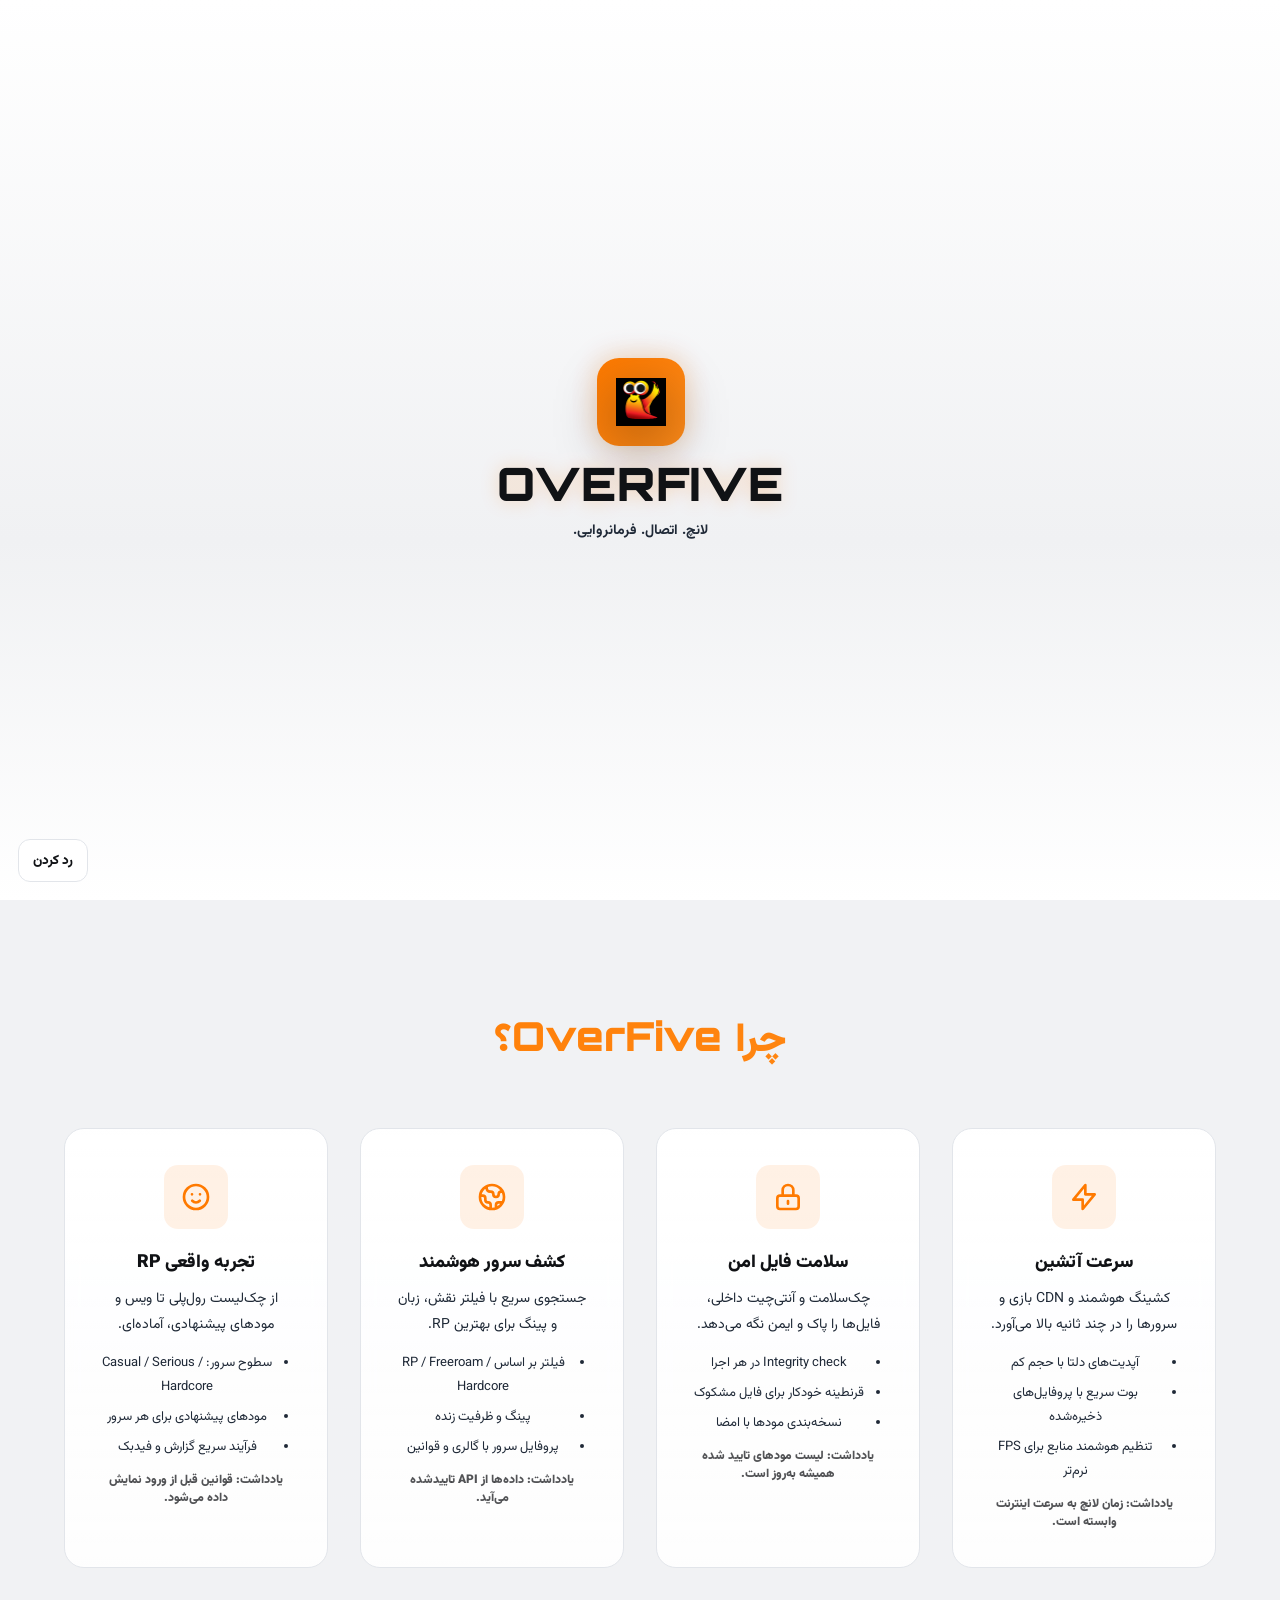
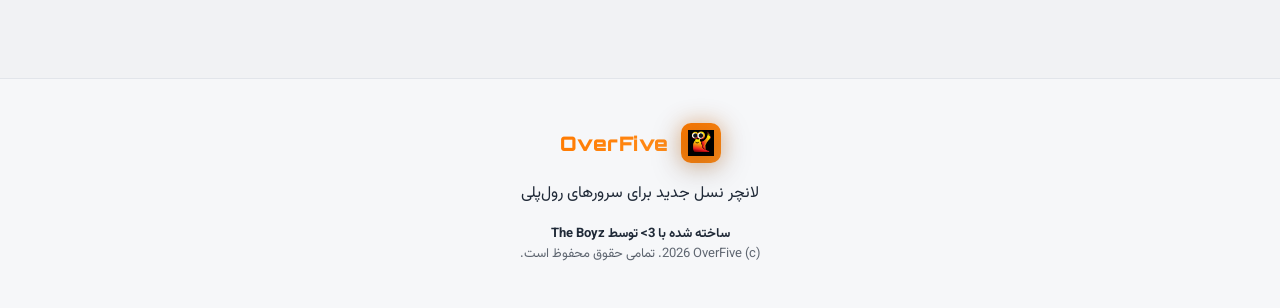
<file: index.html>
<!doctype html>
<html lang="fa" dir="rtl">
<head>
  <meta charset="UTF-8" />
  <meta name="viewport" content="width=device-width, initial-scale=1.0" />
  <meta name="description" content="OverFive Launcher - Next-gen RP launcher for FiveM servers." />
  <title>OverFive Launcher - Next-gen RP</title>

  <link rel="preconnect" href="https://fonts.googleapis.com" />
  <link rel="preconnect" href="https://fonts.gstatic.com" crossorigin />
  <link href="https://fonts.googleapis.com/css2?family=Orbitron:wght@700;900&family=Vazirmatn:wght@400;500;600;700;800;900&family=Poppins:wght@400;500;600;700&display=swap" rel="stylesheet" />

  <link rel="stylesheet" href="assets/css/style.css?v=2.0.0" />
  <script src="assets/js/app.js?v=2.0.0" defer></script>
</head>

<body>
  <div id="page-loader" class="page-loader" aria-hidden="true">
    <div class="page-loader__spinner"></div>
  </div>

  <div id="intro" class="intro" aria-hidden="false">
    <div class="intro__panels" aria-hidden="true">
      <div class="intro__panel left"></div>
      <div class="intro__panel right"></div>
    </div>

    <div class="intro__center">
      <div class="intro__logo" id="intro-logo" aria-hidden="true">
        <img src="assets/img/logo.png" alt="">
      </div>
      <div class="intro__brand fire">OVERFIVE</div>
      <div class="intro__tag" data-i18n="intro_tag">Launch. Connect. Rule.</div>
    </div>

    <button id="intro-skip" class="intro__skip" type="button" data-i18n="skip">Skip</button>
  </div>

  <div class="app-wrapper">
    
    <header>
      <nav>
        <a class="logo-container" href="index.html" style="text-decoration:none;">
          <div class="logo-badge" id="header-logo-target" aria-label="OverFive">
            <img src="assets/img/logo.png" alt="OverFive logo">
          </div>
          <span class="logo-text gradient-text">OverFive</span>
        </a>

        
        <ul class="nav-menu">
          <li><a href="index.html" class="nav-link" data-i18n="nav_home">Home</a></li>
          <li><a href="downloads.html" class="nav-link" data-i18n="nav_download">Download</a></li>
          <li><a href="about.html" class="nav-link" data-i18n="nav_about">About</a></li>
          <li><a href="servers.html" class="nav-link" data-i18n="nav_servers">Servers</a></li>
          <li><a href="gallery.html" class="nav-link" data-i18n="nav_gallery">Gallery</a></li>
        </ul>
        

        <div class="nav-actions">
          <button class="icon-btn nav-toggle" id="nav-toggle" type="button" aria-label="Menu">
            <svg viewBox="0 0 24 24" fill="none" stroke="currentColor">
              <path stroke-width="2" stroke-linecap="round" stroke-linejoin="round" d="M4 7h16M4 12h16M4 17h16" />
            </svg>
          </button>
          <button class="icon-btn" id="lang-toggle" type="button" aria-label="Language">
            <svg viewBox="0 0 24 24" fill="none" stroke="currentColor" aria-hidden="true">
              <path stroke-width="2" stroke-linecap="round" stroke-linejoin="round" d="m5 8 6 6" />
              <path stroke-width="2" stroke-linecap="round" stroke-linejoin="round" d="m4 14 6-6 2-3" />
              <path stroke-width="2" stroke-linecap="round" stroke-linejoin="round" d="M2 5h12" />
              <path stroke-width="2" stroke-linecap="round" stroke-linejoin="round" d="m7 2 1 3" />
              <path stroke-width="2" stroke-linecap="round" stroke-linejoin="round" d="m22 22-5-10-5 10" />
              <path stroke-width="2" stroke-linecap="round" stroke-linejoin="round" d="M14 18h6" />
            </svg>
          </button>
          <button class="icon-btn" id="theme-toggle" type="button" aria-label="Theme">
            <svg viewBox="0 0 24 24" fill="none" stroke="currentColor">
              <path stroke-width="2" stroke-linecap="round" stroke-linejoin="round" d="M12 3v2m0 14v2m9-9h-2M5 12H3m15.364 6.364-1.414-1.414M7.05 7.05 5.636 5.636m12.728 0-1.414 1.414M7.05 16.95l-1.414 1.414" />
              <circle cx="12" cy="12" r="4" stroke-width="2"></circle>
            </svg>
          </button>
          <a class="btn-primary" id="header-cta" href="downloads.html" data-i18n="cta_header">View Launcher Demo</a>
        </div>  
      </nav>
    </header>
    

    <section id="home" class="hero-section">
      <div class="hero-content">
        <div class="hero-icon-container">
          <div class="hero-icon" aria-hidden="true">
            <img src="assets/img/logo.png" alt="">
          </div>
        </div>

        <h1 class="hero-title" id="hero-title" data-i18n="hero_title">OverFive</h1>
        <p class="hero-subtitle gradient-text" id="hero-subtitle" data-i18n="hero_subtitle">Beyond FiveM</p>
        <p class="hero-description" id="hero-description" data-i18n="hero_desc">Next-gen launcher for RolePlay servers</p>

        <div class="cta-buttons">
          <a class="btn-large btn-download" id="cta-download" href="downloads.html" data-i18n="cta_download">View Launcher Demo</a>
          <a class="btn-large btn-servers" id="cta-servers" href="servers.html" data-i18n="cta_servers">Browse Servers</a>
        </div>
      </div>
    </section>

    <section id="features" class="features-section">
      <div class="features-container">
        <h2 class="features-title gradient-text" data-i18n="features_title">Why OverFive?</h2>

        <div class="features-grid">
          <div class="feature-card">
            <div class="feature-icon" aria-hidden="true">
              <svg fill="none" stroke="currentColor" viewBox="0 0 24 24">
                <path stroke-linecap="round" stroke-linejoin="round" stroke-width="2"
                  d="M13 10V3L4 14h7v7l9-11h-7z" />
              </svg>
            </div>
            <h3 class="feature-title" id="feature1-title" data-i18n="feature1_title">Lightning Fast</h3>
            <p class="feature-description" data-i18n="feature1_desc">
              Smart caching and CDN tuning launch the game and servers in seconds.
            </p>
            <ul class="feature-list">
              <li data-i18n="feature1_list_1">Delta updates with minimal size</li>
              <li data-i18n="feature1_list_2">Quick boot with saved profiles</li>
              <li data-i18n="feature1_list_3">Smart resource tuning for smoother FPS</li>
            </ul>
            <p class="feature-note" data-i18n="feature1_note">Note: Launch time depends on your connection.</p>
          </div>

          <div class="feature-card">
            <div class="feature-icon" aria-hidden="true">
              <svg fill="none" stroke="currentColor" viewBox="0 0 24 24">
                <path stroke-linecap="round" stroke-linejoin="round" stroke-width="2"
                  d="M12 15v2m-6 4h12a2 2 0 002-2v-6a2 2 0 00-2-2H6a2 2 0 00-2 2v6a2 2 0 002 2zm10-10V7a4 4 0 00-8 0v4h8z" />
              </svg>
            </div>
            <h3 class="feature-title" id="feature2-title" data-i18n="feature2_title">Secure File Health</h3>
            <p class="feature-description" data-i18n="feature2_desc">
              Integrity checks and built-in anti-cheat keep files clean and safe.
            </p>
            <ul class="feature-list">
              <li data-i18n="feature2_list_1">Integrity check every launch</li>
              <li data-i18n="feature2_list_2">Auto quarantine for suspicious files</li>
              <li data-i18n="feature2_list_3">Mod versioning with signatures</li>
            </ul>
            <p class="feature-note" data-i18n="feature2_note">Note: Verified mod lists stay up to date.</p>
          </div>

          <div class="feature-card">
            <div class="feature-icon" aria-hidden="true">
              <svg fill="none" stroke="currentColor" viewBox="0 0 24 24">
                <path stroke-linecap="round" stroke-linejoin="round" stroke-width="2"
                  d="M3.055 11H5a2 2 0 012 2v1a2 2 0 002 2 2 2 0 012 2v2.945M8 3.935V5.5A2.5 2.5 0 0010.5 8h.5a2 2 0 012 2 2 2 0 104 0 2 2 0 012-2h1.064M15 20.488V18a2 2 0 012-2h3.064M21 12a9 9 0 11-18 0 9 9 0 0118 0z" />
              </svg>
            </div>
            <h3 class="feature-title" id="feature3-title" data-i18n="feature3_title">Smart Server Discovery</h3>
            <p class="feature-description" data-i18n="feature3_desc">
              Fast search with role, language, and ping filters to find the best RP.
            </p>
            <ul class="feature-list">
              <li data-i18n="feature3_list_1">Filter by RP / Freeroam / Hardcore</li>
              <li data-i18n="feature3_list_2">Live ping and capacity</li>
              <li data-i18n="feature3_list_3">Server profiles with gallery and rules</li>
            </ul>
            <p class="feature-note" data-i18n="feature3_note">Note: Data comes from verified APIs.</p>
          </div>

          <div class="feature-card">
            <div class="feature-icon" aria-hidden="true">
              <svg fill="none" stroke="currentColor" viewBox="0 0 24 24">
                <path stroke-linecap="round" stroke-linejoin="round" stroke-width="2"
                  d="M14.828 14.828a4 4 0 01-5.656 0M9 10h.01M15 10h.01M21 12a9 9 0 11-18 0 9 9 0 0118 0z" />
              </svg>
            </div>
            <h3 class="feature-title" id="feature4-title" data-i18n="feature4_title">Real RP Experience</h3>
            <p class="feature-description" data-i18n="feature4_desc">
              From roleplay checklists to voice and recommended mods, you are ready.
            </p>
            <ul class="feature-list">
              <li data-i18n="feature4_list_1">Server tiers: Casual / Serious / Hardcore</li>
              <li data-i18n="feature4_list_2">Recommended mods per server</li>
              <li data-i18n="feature4_list_3">Fast report and feedback flow</li>
            </ul>
            <p class="feature-note" data-i18n="feature4_note">Note: Rules show before you join.</p>
          </div>
        </div>
      </div>
    </section>

    <footer>
      <div class="footer-content">
        <div class="footer-logo">
          <div class="logo-badge" aria-hidden="true">
            <img src="assets/img/logo.png" alt="">
          </div>
          <span class="logo-text gradient-text">OverFive</span>
        </div>
        <p class="footer-description" data-i18n="footer_desc">Next-gen launcher for RolePlay servers</p>
        <p class="footer-love" data-i18n="footer_made">Made with &lt;3 by The Boyz</p>
        <p class="footer-copyright" data-i18n="footer_copyright">(c) 2026 OverFive. All rights reserved.</p>
      </div>
    </footer>
  </div>
</body>
</html>
</file>
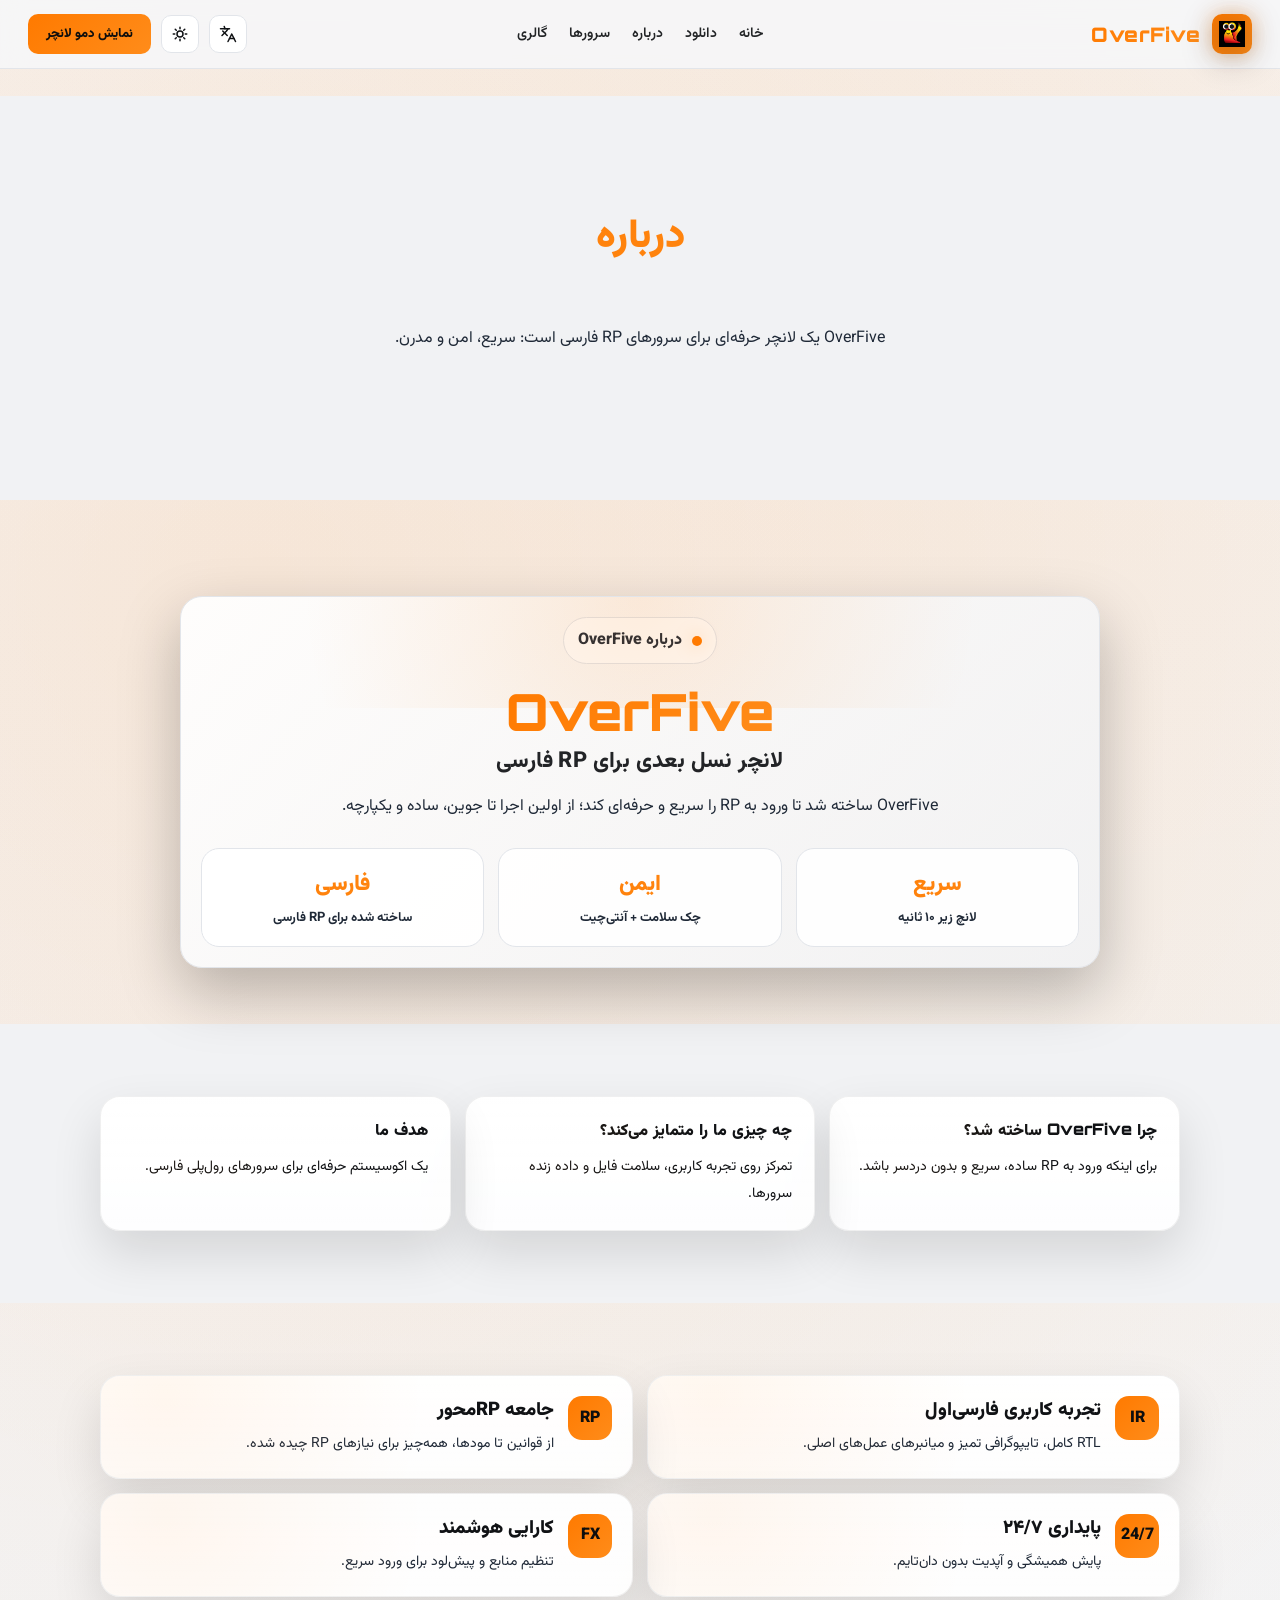
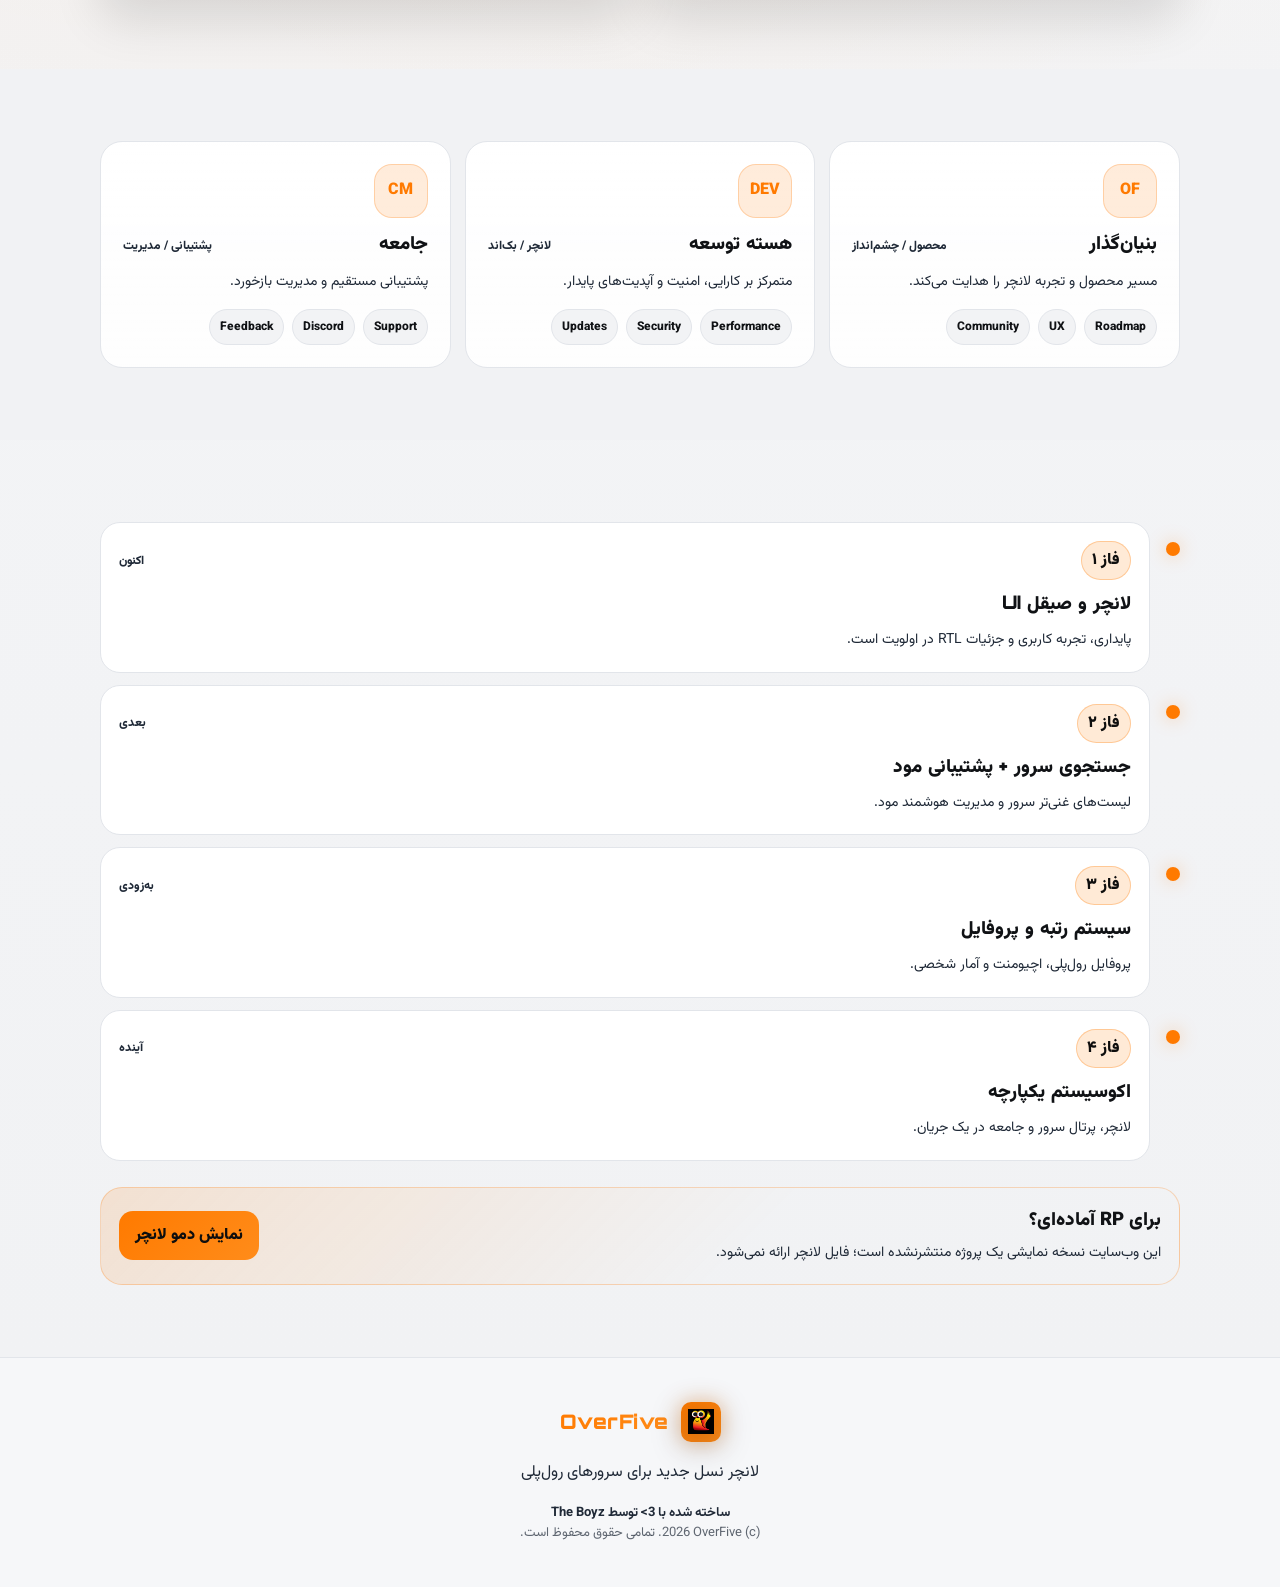
<file: about.html>
<!doctype html>
<html lang="fa" dir="rtl">
<head>
  <meta charset="UTF-8" />
  <meta name="viewport" content="width=device-width, initial-scale=1.0" />
  <meta name="description" content="OverFive Launcher" />
  <title>About - OverFive</title>
  <link rel="preconnect" href="https://fonts.googleapis.com" />
  <link rel="preconnect" href="https://fonts.gstatic.com" crossorigin />
  <link href="https://fonts.googleapis.com/css2?family=Orbitron:wght@700;900&family=Vazirmatn:wght@400;500;600;700;800;900&family=Poppins:wght@400;500;600;700&display=swap" rel="stylesheet" />
  <link rel="stylesheet" href="assets/css/style.css?v=2.0.0" />
  <link rel="stylesheet" href="assets/css/style.css">
  <script src="assets/js/app.js?v=2.0.0" defer></script>
</head>
<body>
  <div class="app-wrapper">
    <div id="page-loader" class="page-loader" aria-hidden="true">
      <div class="page-loader__spinner"></div>
    </div>
    
    <header>
      <nav>
        <a class="logo-container" href="index.html" style="text-decoration:none;">
          <div class="logo-badge" id="header-logo-target" aria-label="OverFive">
            <img src="assets/img/logo.png" alt="OverFive logo">
          </div>
          <span class="logo-text gradient-text">OverFive</span>
        </a>

        
        <ul class="nav-menu">
          <li><a href="index.html" class="nav-link" data-i18n="nav_home">Home</a></li>
          <li><a href="downloads.html" class="nav-link" data-i18n="nav_download">Download</a></li>
          <li><a href="about.html" class="nav-link" data-i18n="nav_about">About</a></li>
          <li><a href="servers.html" class="nav-link" data-i18n="nav_servers">Servers</a></li>
          <li><a href="gallery.html" class="nav-link" data-i18n="nav_gallery">Gallery</a></li>
        </ul>
        

        <div class="nav-actions">
          <button class="icon-btn nav-toggle" id="nav-toggle" type="button" aria-label="Menu">
            <svg viewBox="0 0 24 24" fill="none" stroke="currentColor">
              <path stroke-width="2" stroke-linecap="round" stroke-linejoin="round" d="M4 7h16M4 12h16M4 17h16" />
            </svg>
          </button>
          <button class="icon-btn" id="lang-toggle" type="button" aria-label="Language">
            <svg viewBox="0 0 24 24" fill="none" stroke="currentColor" aria-hidden="true">
              <path stroke-width="2" stroke-linecap="round" stroke-linejoin="round" d="m5 8 6 6" />
              <path stroke-width="2" stroke-linecap="round" stroke-linejoin="round" d="m4 14 6-6 2-3" />
              <path stroke-width="2" stroke-linecap="round" stroke-linejoin="round" d="M2 5h12" />
              <path stroke-width="2" stroke-linecap="round" stroke-linejoin="round" d="m7 2 1 3" />
              <path stroke-width="2" stroke-linecap="round" stroke-linejoin="round" d="m22 22-5-10-5 10" />
              <path stroke-width="2" stroke-linecap="round" stroke-linejoin="round" d="M14 18h6" />
            </svg>
          </button>
          <button class="icon-btn" id="theme-toggle" type="button" aria-label="Theme">
            <svg viewBox="0 0 24 24" fill="none" stroke="currentColor">
              <path stroke-width="2" stroke-linecap="round" stroke-linejoin="round" d="M12 3v2m0 14v2m9-9h-2M5 12H3m15.364 6.364-1.414-1.414M7.05 7.05 5.636 5.636m12.728 0-1.414 1.414M7.05 16.95l-1.414 1.414" />
              <circle cx="12" cy="12" r="4" stroke-width="2"></circle>
            </svg>
          </button>
          <a class="btn-primary" id="header-cta" href="downloads.html" data-i18n="cta_header">View Launcher Demo</a>
        </div>
      </nav>
    </header>
    
    <main class="page" style="padding-top:96px;">
    <section id="about" class="features-section">
      <div class="features-container">
        <h2 class="features-title gradient-text" data-i18n="about_title">About</h2>
        <p class="features-intro" data-i18n="about_intro">OverFive is a pro launcher for Persian RP servers: fast, safe, and modern.</p>
      </div>
    </section>

    <section class="about-hero">
      <div class="container">
        <div class="about-hero__wrap">
          <div class="about-hero__badge">
            <span class="dot"></span>
            <span data-i18n="about_badge">About OverFive</span>
          </div>

          <h1 class="about-hero__title">
            <span class="gradient-text">OverFive</span>
            <span class="about-hero__title2" data-i18n="about_title2">Next-gen launcher for Persian RP</span>
          </h1>

          <p class="about-hero__desc" data-i18n="about_desc">
            OverFive was built to make RP entry faster and more professional. From first run to server join, it is simple and unified.
          </p>

          <div class="about-hero__stats">
            <div class="stat-card">
              <div class="stat-num gradient-text" data-i18n="about_stat_fast">Fast</div>
              <div class="stat-label" data-i18n="about_stat_fast_label">Launch under 10 seconds</div>
            </div>
            <div class="stat-card">
              <div class="stat-num gradient-text" data-i18n="about_stat_safe">Safe</div>
              <div class="stat-label" data-i18n="about_stat_safe_label">Integrity checks + anti-cheat</div>
            </div>
            <div class="stat-card">
              <div class="stat-num gradient-text" data-i18n="about_stat_persian">Persian</div>
              <div class="stat-label" data-i18n="about_stat_persian_label">Built for Persian RP</div>
            </div>
          </div>
        </div>
      </div>
    </section>

    <section class="section section--panel">
      <div class="container">
        <div class="grid-3">
          <article class="glass-card">
            <h3 class="glass-title" data-i18n="about_glass1_title">Why was OverFive built?</h3>
            <p class="glass-text" data-i18n="about_glass1_text">
              To make RP entry simple, fast, and hassle-free.
            </p>
          </article>

          <article class="glass-card">
            <h3 class="glass-title" data-i18n="about_glass2_title">What makes us different?</h3>
            <p class="glass-text" data-i18n="about_glass2_text">
              We focus on UX, file safety, and live server data.
            </p>
          </article>

          <article class="glass-card">
            <h3 class="glass-title" data-i18n="about_glass3_title">Our goal</h3>
            <p class="glass-text" data-i18n="about_glass3_text">
              A professional ecosystem for Persian RolePlay servers.
            </p>
          </article>
        </div>
      </div>
    </section>

    <section class="section">
      <div class="container">
        <div class="grid-2">
          <div class="split-card">
            <div class="split-card__icon">IR</div>
            <div>
              <h3 class="split-card__title" data-i18n="about_split1_title">Persian-first UI/UX</h3>
              <p class="split-card__text" data-i18n="about_split1_text">
                Full RTL, clean typography, and shortcuts for key actions.
              </p>
            </div>
          </div>

          <div class="split-card">
            <div class="split-card__icon">RP</div>
            <div>
              <h3 class="split-card__title" data-i18n="about_split2_title">RP-first community</h3>
              <p class="split-card__text" data-i18n="about_split2_text">
                From rules to mods, everything fits RP needs.
              </p>
            </div>
          </div>

          <div class="split-card">
            <div class="split-card__icon">24/7</div>
            <div>
              <h3 class="split-card__title" data-i18n="about_split3_title">24/7 stability</h3>
              <p class="split-card__text" data-i18n="about_split3_text">
                Always-on monitoring and zero-downtime updates.
              </p>
            </div>
          </div>

          <div class="split-card">
            <div class="split-card__icon">FX</div>
            <div>
              <h3 class="split-card__title" data-i18n="about_split4_title">Smart performance</h3>
              <p class="split-card__text" data-i18n="about_split4_text">
                Resource tuning and preloads for fast entry.
              </p>
            </div>
          </div>
        </div>
      </div>
    </section>

    <section class="section section--panel">
      <div class="container">
        <div class="team-grid">
          <article class="team-card">
            <div class="team-avatar">OF</div>
            <div class="team-meta">
              <h3 class="team-name" data-i18n="about_team1_name">Founder</h3>
              <p class="team-role" data-i18n="about_team1_role">Product / Vision</p>
            </div>
            <p class="team-desc" data-i18n="about_team1_desc">Leads product direction and the launcher experience.</p>
            <div class="team-tags">
              <span class="tag">Roadmap</span><span class="tag">UX</span><span class="tag">Community</span>
            </div>
          </article>

          <article class="team-card">
            <div class="team-avatar">DEV</div>
            <div class="team-meta">
              <h3 class="team-name" data-i18n="about_team2_name">Core Dev</h3>
              <p class="team-role" data-i18n="about_team2_role">Launcher / Backend</p>
            </div>
            <p class="team-desc" data-i18n="about_team2_desc">Focused on performance, security, and reliable updates.</p>
            <div class="team-tags">
              <span class="tag">Performance</span><span class="tag">Security</span><span class="tag">Updates</span>
            </div>
          </article>

          <article class="team-card">
            <div class="team-avatar">CM</div>
            <div class="team-meta">
              <h3 class="team-name" data-i18n="about_team3_name">Community</h3>
              <p class="team-role" data-i18n="about_team3_role">Support / Moderation</p>
            </div>
            <p class="team-desc" data-i18n="about_team3_desc">Direct support and feedback management.</p>
            <div class="team-tags">
              <span class="tag">Support</span><span class="tag">Discord</span><span class="tag">Feedback</span>
            </div>
          </article>
        </div>
      </div>
    </section>

    <section class="section">
      <div class="container">
        <div class="timeline">
          <div class="t-item">
            <div class="t-dot"></div>
            <div class="t-card">
              <div class="t-top">
                <span class="t-phase" data-i18n="about_phase1_label">Phase 1</span>
                <span class="t-date" data-i18n="about_phase1_date">Now</span>
              </div>
              <h3 class="t-title" data-i18n="about_phase1_title">Launcher and UI polish</h3>
              <p class="t-text" data-i18n="about_phase1_text">Stability, UX, and RTL details are the priority.</p>
            </div>
          </div>

          <div class="t-item">
            <div class="t-dot"></div>
            <div class="t-card">
              <div class="t-top">
                <span class="t-phase" data-i18n="about_phase2_label">Phase 2</span>
                <span class="t-date" data-i18n="about_phase2_date">Next</span>
              </div>
              <h3 class="t-title" data-i18n="about_phase2_title">Server search + mod support</h3>
              <p class="t-text" data-i18n="about_phase2_text">Richer server lists and smarter mod handling.</p>
            </div>
          </div>

          <div class="t-item">
            <div class="t-dot"></div>
            <div class="t-card">
              <div class="t-top">
                <span class="t-phase" data-i18n="about_phase3_label">Phase 3</span>
                <span class="t-date" data-i18n="about_phase3_date">Soon</span>
              </div>
              <h3 class="t-title" data-i18n="about_phase3_title">Rank and profile system</h3>
              <p class="t-text" data-i18n="about_phase3_text">Roleplay profiles, achievements, and personal stats.</p>
            </div>
          </div>

          <div class="t-item">
            <div class="t-dot"></div>
            <div class="t-card">
              <div class="t-top">
                <span class="t-phase" data-i18n="about_phase4_label">Phase 4</span>
                <span class="t-date" data-i18n="about_phase4_date">Later</span>
              </div>
              <h3 class="t-title" data-i18n="about_phase4_title">Unified ecosystem</h3>
              <p class="t-text" data-i18n="about_phase4_text">Launcher, server portal, and community in one flow.</p>
            </div>
          </div>
        </div>

        <div class="cta-strip">
          <div>
            <h3 class="cta-strip__title" data-i18n="about_cta_title">Ready to jump into RP?</h3>
            <p class="cta-strip__text" data-i18n="about_cta_text">This website is an unlaunched portfolio demonstration; no launcher download is provided.</p>
          </div>
          <a class="cta-strip__btn" href="downloads.html" data-i18n="about_cta_button">View Launcher Demo</a>
        </div>
      </div>
    </section>
  </main>
    <footer>
      <div class="footer-content">
        <div class="footer-logo">
          <div class="logo-badge" aria-hidden="true">
            <img src="assets/img/logo.png" alt="">
          </div>
          <span class="logo-text gradient-text">OverFive</span>
        </div>
        <p class="footer-description" data-i18n="footer_desc">Next-gen launcher for RolePlay servers</p>
        <p class="footer-love" data-i18n="footer_made">Made with &lt;3 by The Boyz</p>
        <p class="footer-copyright" data-i18n="footer_copyright">(c) 2026 OverFive. All rights reserved.</p>
      </div>
    </footer>
  </div>
  
</body>
</html>
</file>
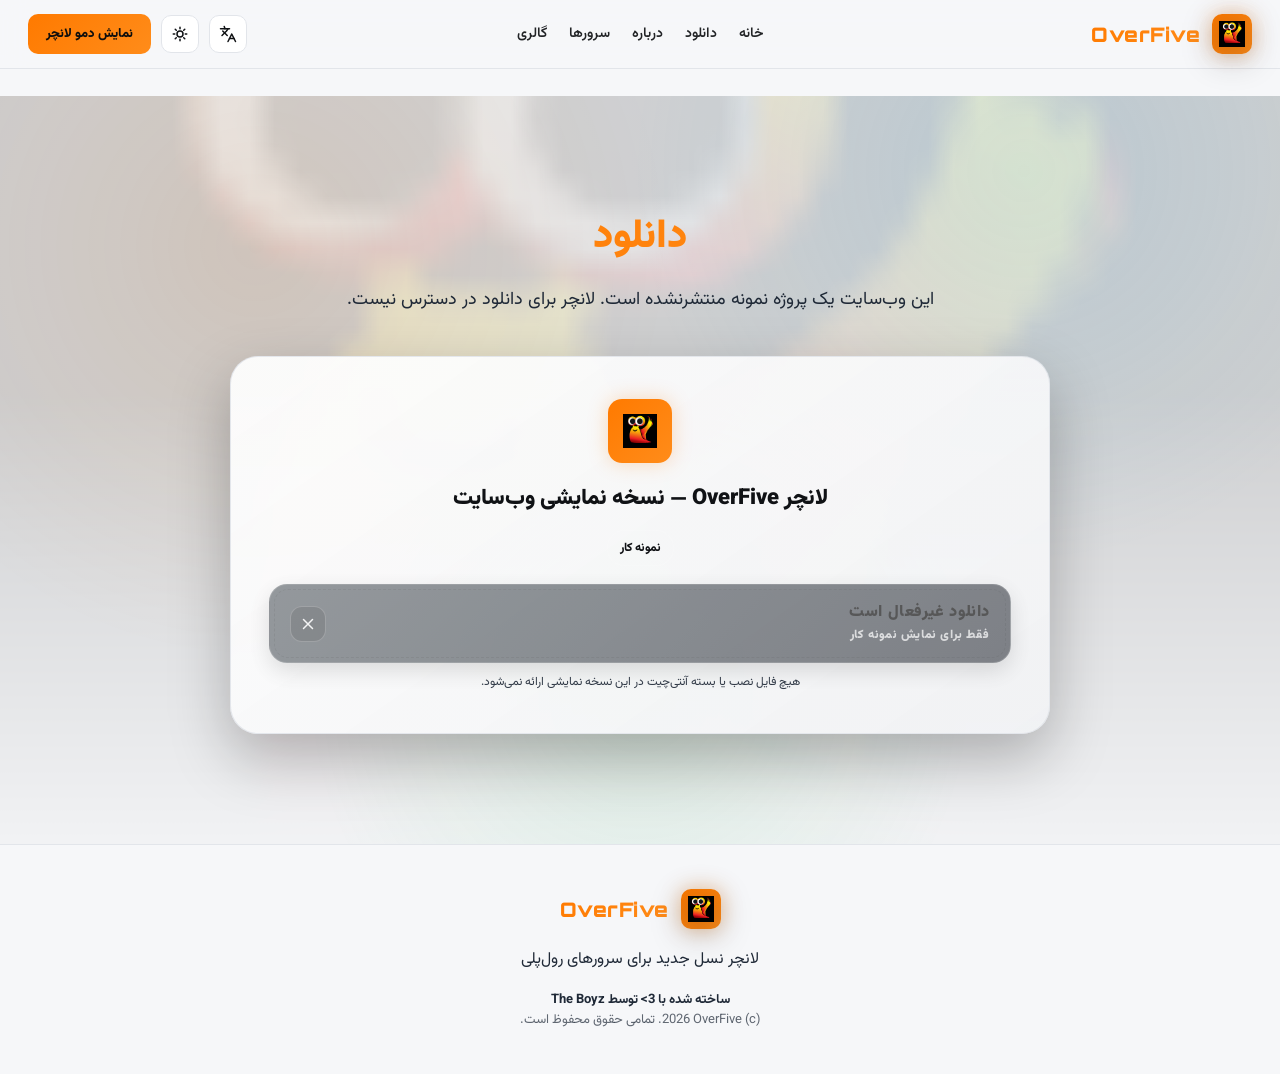
<file: downloads.html>
<!doctype html>
<html lang="fa" dir="rtl">
<head>
  <meta charset="UTF-8" />
  <meta name="viewport" content="width=device-width, initial-scale=1.0" />
  <meta name="description" content="OverFive Launcher" />
  <title>Launcher Demo - OverFive</title>
  <link rel="preconnect" href="https://fonts.googleapis.com" />
  <link rel="preconnect" href="https://fonts.gstatic.com" crossorigin />
  <link href="https://fonts.googleapis.com/css2?family=Orbitron:wght@700;900&family=Vazirmatn:wght@400;500;600;700;800;900&family=Poppins:wght@400;500;600;700&display=swap" rel="stylesheet" />
  <link rel="stylesheet" href="assets/css/style.css?v=2.0.0" />
  <script src="assets/js/app.js?v=2.0.0" defer></script>
</head>
<body>
  <div class="app-wrapper">
    <div id="page-loader" class="page-loader" aria-hidden="true">
      <div class="page-loader__spinner"></div>
    </div>
    
    <header>
      <nav>
        <a class="logo-container" href="index.html" style="text-decoration:none;">
          <div class="logo-badge" id="header-logo-target" aria-label="OverFive">
            <img src="assets/img/logo.png" alt="OverFive logo">
          </div>
          <span class="logo-text gradient-text">OverFive</span>
        </a>

        
        <ul class="nav-menu">
          <li><a href="index.html" class="nav-link" data-i18n="nav_home">Home</a></li>
          <li><a href="downloads.html" class="nav-link" data-i18n="nav_download">Download</a></li>
          <li><a href="about.html" class="nav-link" data-i18n="nav_about">About</a></li>
          <li><a href="servers.html" class="nav-link" data-i18n="nav_servers">Servers</a></li>
          <li><a href="gallery.html" class="nav-link" data-i18n="nav_gallery">Gallery</a></li>
        </ul>
        

        <div class="nav-actions">
          <button class="icon-btn nav-toggle" id="nav-toggle" type="button" aria-label="Menu">
            <svg viewBox="0 0 24 24" fill="none" stroke="currentColor">
              <path stroke-width="2" stroke-linecap="round" stroke-linejoin="round" d="M4 7h16M4 12h16M4 17h16" />
            </svg>
          </button>
          <button class="icon-btn" id="lang-toggle" type="button" aria-label="Language">
            <svg viewBox="0 0 24 24" fill="none" stroke="currentColor" aria-hidden="true">
              <path stroke-width="2" stroke-linecap="round" stroke-linejoin="round" d="m5 8 6 6" />
              <path stroke-width="2" stroke-linecap="round" stroke-linejoin="round" d="m4 14 6-6 2-3" />
              <path stroke-width="2" stroke-linecap="round" stroke-linejoin="round" d="M2 5h12" />
              <path stroke-width="2" stroke-linecap="round" stroke-linejoin="round" d="m7 2 1 3" />
              <path stroke-width="2" stroke-linecap="round" stroke-linejoin="round" d="m22 22-5-10-5 10" />
              <path stroke-width="2" stroke-linecap="round" stroke-linejoin="round" d="M14 18h6" />
            </svg>
          </button>
          <button class="icon-btn" id="theme-toggle" type="button" aria-label="Theme">
            <svg viewBox="0 0 24 24" fill="none" stroke="currentColor">
              <path stroke-width="2" stroke-linecap="round" stroke-linejoin="round" d="M12 3v2m0 14v2m9-9h-2M5 12H3m15.364 6.364-1.414-1.414M7.05 7.05 5.636 5.636m12.728 0-1.414 1.414M7.05 16.95l-1.414 1.414" />
              <circle cx="12" cy="12" r="4" stroke-width="2"></circle>
            </svg>
          </button>
          <a class="btn-primary" id="header-cta" href="downloads.html" data-i18n="cta_header">View Launcher Demo</a>
        </div>
      </nav>
    </header>
    
    <main style="padding-top:96px;">
      
    <section id="download" class="download-section">
      
      <div class="download-media" aria-hidden="true">
        <video autoplay muted loop playsinline preload="none" poster="assets/img/logo.png" controlslist="nodownload" disablepictureinpicture>
          <source src="assets/media/OverFive.mp4" type="video/mp4">
        </video>
      </div>

      <div class="download-container">
        <h2 class="download-title gradient-text" data-i18n="download_title">Download</h2>
        <p class="download-intro" data-i18n="download_intro">This is an unlaunched portfolio demonstration. The launcher is not available for download.</p>

        <div class="download-card">
          <div class="download-icon-wrapper">
            <div class="download-icon" aria-hidden="true">
              <img src="assets/img/logo.png" alt="">
            </div>
          </div>

          <h3 class="download-version" data-i18n="download_demo_title">OverFive Launcher — Website Demo</h3>

          <div class="download-badges">
            <span class="download-pill" data-i18n="download_demo_badge">Portfolio demonstration</span>
          </div>

          <div class="download-combo">
            <button class="download-combo__btn download-combo__btn--disabled" type="button" disabled>
              <span class="download-combo__meta">
                <span class="download-label" data-i18n="download_pack_label">Download unavailable</span>
                <span class="download-sub" data-i18n="download_pack_sub">Portfolio demo only</span>
              </span>
              <span class="download-action-icon" aria-hidden="true">
                <svg viewBox="0 0 24 24" fill="none" stroke="currentColor">
                  <path stroke-width="2" stroke-linecap="round" stroke-linejoin="round" d="M6 6l12 12M18 6L6 18" />
                </svg>
              </span>
            </button>
            <p class="download-combo__hint" data-i18n="download_pack_hint">No installer or anti-cheat package is provided with this demo.</p>
          </div>
        </div>
      </div>
    </section>
    </main>
    <footer>
      <div class="footer-content">
        <div class="footer-logo">
          <div class="logo-badge" aria-hidden="true">
            <img src="assets/img/logo.png" alt="">
          </div>
          <span class="logo-text gradient-text">OverFive</span>
        </div>
        <p class="footer-description" data-i18n="footer_desc">Next-gen launcher for RolePlay servers</p>
        <p class="footer-love" data-i18n="footer_made">Made with &lt;3 by The Boyz</p>
        <p class="footer-copyright" data-i18n="footer_copyright">(c) 2026 OverFive. All rights reserved.</p>
      </div>
    </footer>
  </div>
</body>
</html>
</file>
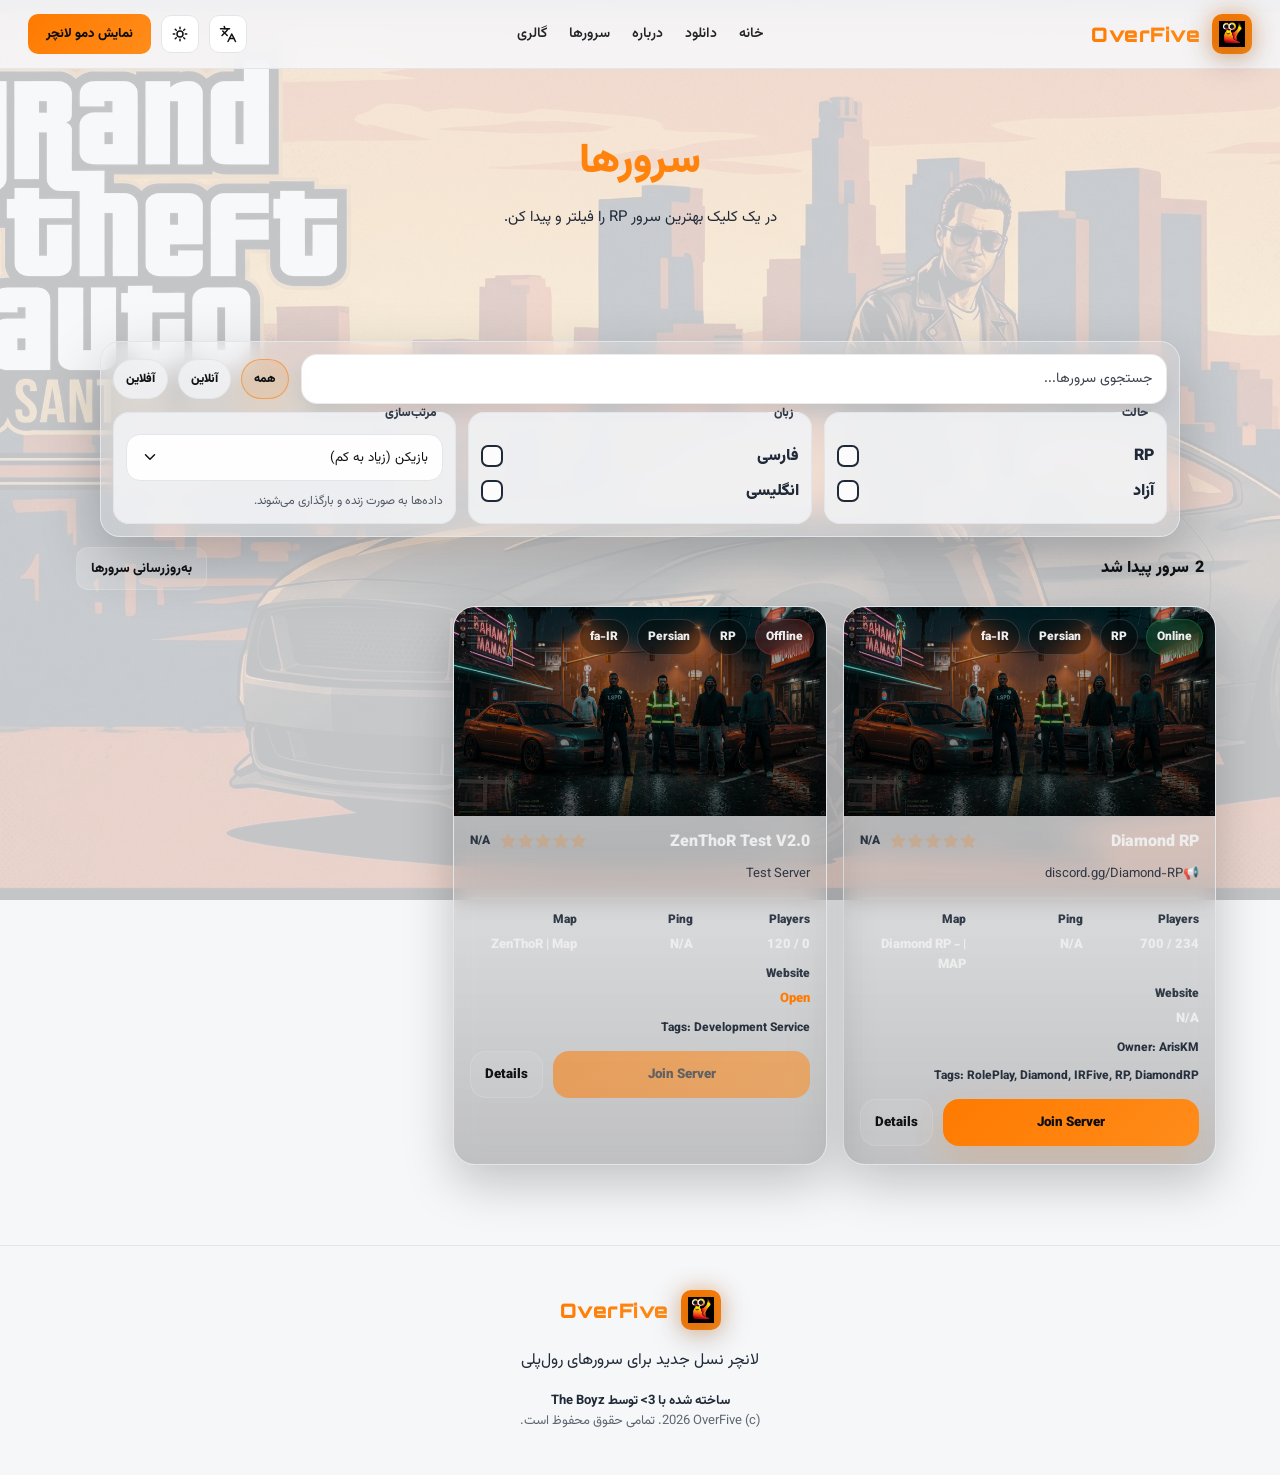
<file: servers.html>
<!doctype html>
<html lang="fa" dir="rtl">
<head>
  <meta charset="UTF-8" />
  <meta name="viewport" content="width=device-width, initial-scale=1.0" />
  <meta name="description" content="OverFive Launcher" />
  <title>Servers - OverFive</title>
  <link rel="preconnect" href="https://fonts.googleapis.com" />
  <link rel="preconnect" href="https://fonts.gstatic.com" crossorigin />
  <link href="https://fonts.googleapis.com/css2?family=Orbitron:wght@700;900&family=Vazirmatn:wght@400;500;600;700;800;900&family=Poppins:wght@400;500;600;700&display=swap" rel="stylesheet" />
  <link rel="stylesheet" href="assets/css/style.css?v=2.0.0" />
  <script src="assets/js/app.js?v=2.0.0" defer></script>
</head>
<body>
  <div class="app-wrapper">
    <div class="nav-spacer"></div>
    <div id="page-loader" class="page-loader" aria-hidden="true">
      <div class="page-loader__spinner"></div>
    </div>
    
    <header>
      <nav>
        <a class="logo-container" href="index.html" style="text-decoration:none;">
          <div class="logo-badge" id="header-logo-target" aria-label="OverFive">
            <img src="assets/img/logo.png" alt="OverFive logo">
          </div>
          <span class="logo-text gradient-text">OverFive</span>
        </a>

        
        <ul class="nav-menu">
          <li><a href="index.html" class="nav-link" data-i18n="nav_home">Home</a></li>
          <li><a href="downloads.html" class="nav-link" data-i18n="nav_download">Download</a></li>
          <li><a href="about.html" class="nav-link" data-i18n="nav_about">About</a></li>
          <li><a href="servers.html" class="nav-link" data-i18n="nav_servers">Servers</a></li>
          <li><a href="gallery.html" class="nav-link" data-i18n="nav_gallery">Gallery</a></li>
        </ul>
        

        <div class="nav-actions">
          <button class="icon-btn nav-toggle" id="nav-toggle" type="button" aria-label="Menu">
            <svg viewBox="0 0 24 24" fill="none" stroke="currentColor">
              <path stroke-width="2" stroke-linecap="round" stroke-linejoin="round" d="M4 7h16M4 12h16M4 17h16" />
            </svg>
          </button>
          <button class="icon-btn" id="lang-toggle" type="button" aria-label="Language">
            <svg viewBox="0 0 24 24" fill="none" stroke="currentColor" aria-hidden="true">
              <path stroke-width="2" stroke-linecap="round" stroke-linejoin="round" d="m5 8 6 6" />
              <path stroke-width="2" stroke-linecap="round" stroke-linejoin="round" d="m4 14 6-6 2-3" />
              <path stroke-width="2" stroke-linecap="round" stroke-linejoin="round" d="M2 5h12" />
              <path stroke-width="2" stroke-linecap="round" stroke-linejoin="round" d="m7 2 1 3" />
              <path stroke-width="2" stroke-linecap="round" stroke-linejoin="round" d="m22 22-5-10-5 10" />
              <path stroke-width="2" stroke-linecap="round" stroke-linejoin="round" d="M14 18h6" />
            </svg>
          </button>
          <button class="icon-btn" id="theme-toggle" type="button" aria-label="Theme">
            <svg viewBox="0 0 24 24" fill="none" stroke="currentColor">
              <path stroke-width="2" stroke-linecap="round" stroke-linejoin="round" d="M12 3v2m0 14v2m9-9h-2M5 12H3m15.364 6.364-1.414-1.414M7.05 7.05 5.636 5.636m12.728 0-1.414 1.414M7.05 16.95l-1.414 1.414" />
              <circle cx="12" cy="12" r="4" stroke-width="2"></circle>
            </svg>
          </button>
          <a class="btn-primary" id="header-cta" href="downloads.html" data-i18n="cta_header">View Launcher Demo</a>
        </div>
      </nav>
    </header>
    
   <main style="padding-top:96px;">
    <section class="servers-bg">
  <div class="servers-bg__video" aria-hidden="true">
    <video autoplay muted loop playsinline preload="none" poster="assets/img/server-poster.jpg">
      <source src="assets/media/OverFive.mp4" type="video/mp4">
    </video>
  </div>
</section>
  <section class="servers-hero">
    <div class="container">
      <div class="servers-hero__head">
        <h1 class="servers-title gradient-text" data-i18n="servers_title">Servers</h1>
        <p class="servers-subtitle" data-i18n="servers_subtitle">Filter, sort, and find the best RP server in one click.</p>
      </div>
    </div>
  </section>
      <form class="servers-filters" id="serversFilters" aria-label="Server filters">
        <div class="filter-row">
          <label class="filter-search">
            <span class="sr-only" data-i18n="servers_search_label">Search</span>
            <input id="serverSearch" type="search" data-i18n-placeholder="servers_search_placeholder" placeholder="Search servers..." autocomplete="off" />
          </label>

          <div class="filter-group" role="group" data-i18n-aria="servers_status_label">
            <button type="button" class="chip is-active" data-filter="status" data-value="all" data-i18n="servers_status_all">All</button>
            <button type="button" class="chip" data-filter="status" data-value="online" data-i18n="servers_status_online">Online</button>
            <button type="button" class="chip" data-filter="status" data-value="offline" data-i18n="servers_status_offline">Offline</button>
          </div>
        </div>

<div class="filter-row">
          <fieldset class="filter-box">
            <legend data-i18n="servers_mode_label">Mode</legend>
            <label class="check">
              <input type="checkbox" value="rp" name="mode">
              <span class="check-ui" aria-hidden="true"></span>
              <span class="check-label" data-i18n="servers_mode_rp">RP</span>
            </label>
            <label class="check">
              <input type="checkbox" value="freeroam" name="mode">
              <span class="check-ui" aria-hidden="true"></span>
              <span class="check-label" data-i18n="servers_mode_freeroam">Freeroam</span>
            </label>
          </fieldset>

          <fieldset class="filter-box">
            <legend data-i18n="servers_lang_label">Language</legend>
            <label class="check">
              <input type="checkbox" value="fa" name="lang">
              <span class="check-ui" aria-hidden="true"></span>
              <span class="check-label" data-i18n="servers_lang_fa">Persian</span>
            </label>
            <label class="check">
              <input type="checkbox" value="en" name="lang">
              <span class="check-ui" aria-hidden="true"></span>
              <span class="check-label" data-i18n="servers_lang_en">English</span>
            </label>
          </fieldset>

          <fieldset class="filter-box">
            <legend data-i18n="servers_sort_label">Sort</legend>
            <div class="select-field" data-select>
              <button type="button" class="select-trigger" aria-haspopup="listbox" aria-expanded="false">
                <span class="select-trigger-label" data-select-label data-i18n="servers_sort_players">Players (high to low)</span>
                <span class="select-trigger-icon" aria-hidden="true">
                  <svg viewBox="0 0 24 24" fill="none" stroke="currentColor">
                    <path stroke-width="2" stroke-linecap="round" stroke-linejoin="round" d="M6 9l6 6 6-6" />
                  </svg>
                </span>
              </button>
              <ul class="select-menu" role="listbox">
                <li class="select-option is-selected" role="option" aria-selected="true" data-value="players" data-i18n="servers_sort_players">Players (high to low)</li>
                <li class="select-option" role="option" data-value="ping" data-i18n="servers_sort_ping">Ping (low to high)</li>
                <li class="select-option" role="option" data-value="rating" data-i18n="servers_sort_rating">Rating (high to low)</li>
                <li class="select-option" role="option" data-value="name" data-i18n="servers_sort_name">Name (A-Z)</li>
              </ul>
              <select id="sortBy" class="select-native" aria-hidden="true" tabindex="-1">
                <option value="players" data-i18n="servers_sort_players">Players (high to low)</option>
                <option value="ping" data-i18n="servers_sort_ping">Ping (low to high)</option>
                <option value="rating" data-i18n="servers_sort_rating">Rating (high to low)</option>
                <option value="name" data-i18n="servers_sort_name">Name (A-Z)</option>
              </select>
            </div>
            <p class="filter-hint" data-i18n="servers_filter_hint">Live data is loaded securely from the OverFive API.</p>
          </fieldset>
        </div>
      </form>

      <div class="servers-meta" aria-live="polite">
        <div>
          <span id="resultCount">0</span>
          <span data-i18n="servers_results_label">servers found</span>
        </div>
        <button class="servers-refresh" id="serversRefresh" type="button" data-i18n="servers_refresh">Refresh servers</button>
      </div>

      <section class="servers-grid" id="serversGrid" aria-live="polite">
        <div class="servers-placeholder" id="serversPlaceholder" role="status">Loading servers...</div>
      </section>

</main>
    <footer>
      <div class="footer-content">
        <div class="footer-logo">
          <div class="logo-badge" aria-hidden="true">
            <img src="assets/img/logo.png" alt="">
          </div>
          <span class="logo-text gradient-text">OverFive</span>
        </div>
        <p class="footer-description" data-i18n="footer_desc">Next-gen launcher for RolePlay servers</p>
        <p class="footer-love" data-i18n="footer_made">Made with &lt;3 by The Boyz</p>
        <p class="footer-copyright" data-i18n="footer_copyright">(c) 2026 OverFive. All rights reserved.</p>
      </div>
    </footer>
  </div>

</body>
</html>
</file>
<file: assets/css/style.css>
:root{
  --bg:#0E0E0E;
  --panel:#1A1A1A;
  --panel2:#121212;
  --text:#EDEDED;
  --muted:#BDBDBD;
  --border:#2A2A2A;
  --accent:#FF7A00;
  --accent2:#FF8C1A;
  --shadow: rgba(255,122,0,.18);
  --radius:16px;
  --header-bg: rgba(14,14,14,0.90);
  --header-blur: 10px;
  --font-fa: "Vazirmatn", "Dana", "Tahoma", sans-serif;
  --font-en: "Poppins", "Inter", "Segoe UI", system-ui, sans-serif;
  --font-base: var(--font-fa);
  --font-custom: var(--font-base);
}

html[data-theme="light"]{
  --bg:#F6F7F9;
  --panel:#FFFFFF;
  --panel2:#F1F2F4;
  --text:#101215;
  
  
  --muted:#1f2937; 
  
  --border:#E2E5EA;
  --accent:#FF7A00;
  --accent2:#FF8C1A;
  --shadow: rgba(255,122,0,.12);
  --header-bg: rgba(246,247,249,0.85);
  --header-blur: 12px;
}
html[lang="en"]{--font-base: var(--font-en);}
html[lang="fa"]{--font-base: var(--font-fa);}

*{margin:0;padding:0;box-sizing:border-box;}
html,body{height:100%;width:100%;}
body{
  font-family:var(--font-custom);
  background-color:var(--bg);
  color:var(--text);
  -webkit-user-select:none;
  user-select:none;
}
input,textarea,select,option{user-select:auto;}

a{color:inherit;text-decoration:none;}
button{font-family:inherit;}
img{max-width:100%;display:block;}
.sr-only{
  position:absolute;
  width:1px;height:1px;
  padding:0;margin:-1px;
  overflow:hidden;
  clip:rect(0,0,0,0);
  white-space:nowrap;border:0;
}

.app-wrapper{width:100%;min-height:100%;overflow-x:hidden;}

.gradient-text{
  background:linear-gradient(135deg,var(--accent) 0%,var(--accent2) 100%);
  -webkit-background-clip:text;
  -webkit-text-fill-color:transparent;
  background-clip:text;
}


header{
  position:fixed;top:0;left:0;width:100%;
  background-color:var(--header-bg);
  backdrop-filter:blur(var(--header-blur));
  border-bottom:1px solid var(--border);
  z-index:1000;
}
nav{
  max-width:1280px;margin:0 auto;
  padding:14px clamp(18px, 4vw, 28px);
  display:flex;
  align-items:center;
  justify-content:space-between;
  gap:16px;
  position:relative;
}
.logo-container{display:flex;align-items:center;gap:12px;min-width:max-content;}
.logo-badge{
  width:40px;height:40px;border-radius:10px;
  background:linear-gradient(135deg,var(--accent),var(--accent2));
  display:flex;align-items:center;justify-content:center;
  box-shadow:0 0 20px rgba(255,122,0,.35);
}
.logo-badge img{width:26px;height:26px;object-fit:contain;filter:drop-shadow(0 6px 18px rgba(0,0,0,.45));}
.logo-text{font-family:'Orbitron', sans-serif;font-weight:900;font-size:20px;letter-spacing:.5px;}

.nav-menu{
  position:absolute;
  left:50%;
  top:50%;
  transform:translate(-50%,-50%);
  display:flex;
  justify-content:center;
  list-style:none;
  gap:22px;
  font-weight:600;
  font-size:14px;
  align-items:center;
  flex-wrap:wrap;
  padding:0;
  margin:0;
}
.nav-link{color:var(--text);opacity:.92;transition:color .2s ease, opacity .2s ease;}
.nav-link:hover{color:var(--accent);opacity:1;}

.nav-actions{
  display:flex;
  align-items:center;
  justify-self:end;
  gap:10px;
  min-width:max-content;
}
.icon-btn{
  width:38px;height:38px;border-radius:10px;
  border:1px solid var(--border);
  background:var(--panel);
  color:var(--text);
  display:inline-flex;align-items:center;justify-content:center;
  cursor:pointer;
  transition:transform .15s ease, box-shadow .15s ease, border-color .15s ease;
}
.icon-btn:hover{transform:translateY(-1px);border-color:rgba(255,122,0,.55);box-shadow:0 10px 24px rgba(0,0,0,.18);}
.icon-btn svg{width:18px;height:18px;}

.nav-toggle{display:none;}

.btn-primary{
  display:inline-flex;
  align-items:center;
  justify-content:center;
  padding:10px 18px;border-radius:10px;
  background:linear-gradient(135deg,var(--accent),var(--accent2));
  color:#0E0E0E;border:none;
  font-weight:800;font-size:13px;cursor:pointer;
  transition:transform .15s ease, box-shadow .15s ease;
}
.btn-primary:hover{transform:translateY(-1px);box-shadow:0 12px 30px rgba(255,122,0,.25);}


.hero-section{
  min-height:100vh;
  display:flex;align-items:center;justify-content:center;
  padding:98px 18px 64px;
  background:
    radial-gradient(circle at 20% 50%, rgba(255,122,0,.10) 0%, transparent 50%),
    radial-gradient(circle at 80% 80%, rgba(255,140,26,.08) 0%, transparent 50%),
    linear-gradient(180deg, var(--bg) 0%, var(--panel2) 100%);
}
.hero-content{max-width:1152px;width:100%;text-align:center;}
.hero-icon-container{margin-bottom:28px;}
.hero-icon{
  width:96px;height:96px;margin:0 auto;border-radius:18px;
  background:linear-gradient(135deg,var(--accent),var(--accent2));
  display:flex;align-items:center;justify-content:center;
  box-shadow:0 0 26px rgba(255,122,0,.35);
  position:relative;
  overflow:hidden;
}
.hero-icon img{width:56px;height:56px;object-fit:contain;filter:drop-shadow(0 10px 26px rgba(0,0,0,.45));}
.hero-icon.magic::after{
  content:"";
  position:absolute;inset:-35%;
  background:conic-gradient(from 0deg, rgba(255,122,0,.28), rgba(255,255,255,.18), rgba(255,122,0,.28));
  animation:spin 3s linear infinite;
  mix-blend-mode:screen;
  opacity:.65;
}
.hero-icon.magic{
  animation:popIn .9s ease forwards;
}

.hero-title{
  font-family:'Orbitron', sans-serif;
  font-weight:900;font-size:64px;line-height:1.1;
  margin-bottom:14px;color:var(--text);
}
.hero-title{color:var(--text);}
html[data-theme="light"] .hero-title{color:#0E0E0E !important;}
.hero-subtitle{font-size:32px;font-weight:900;margin-bottom:12px;}
.hero-description{
  font-size:18px;color:var(--muted);margin-bottom:40px;
  max-width:780px;margin-left:auto;margin-right:auto;
}

.cta-buttons{display:flex;align-items:center;justify-content:center;gap:14px;flex-wrap:wrap;}
.btn-large{
  display:inline-flex;
  align-items:center;
  justify-content:center;
  padding:16px 28px;border-radius:14px;
  font-weight:900;font-size:15px;cursor:pointer;
  transition:transform .15s ease, box-shadow .15s ease;
  border:none;
}
.btn-download{
  background:linear-gradient(135deg,var(--accent),var(--accent2));
  color:#0E0E0E;box-shadow:0 0 20px rgba(255,122,0,.25);
}
.btn-servers{
  background:var(--panel);
  color:var(--text);
  border:2px solid var(--accent);
}
.btn-large:hover{transform:translateY(-2px);}


.features-section{width:100%;padding:110px clamp(20px, 5vw, 42px);background-color:var(--panel2);}
.features-container{max-width:1152px;margin:0 auto;}
.features-title{
  font-family:'Orbitron','Vazirmatn', sans-serif;
  font-weight:900;font-size:40px;text-align:center;margin-bottom:56px;
}
.features-intro{
  max-width:820px;
  margin:0 auto 36px;
  text-align:center;
  color:var(--muted);
  line-height:1.9;
  font-size:16px;
}
.features-grid{display:grid;grid-template-columns:repeat(auto-fit,minmax(260px,1fr));gap:32px;}
.feature-card{
  padding:36px;border-radius:20px;
  background:linear-gradient(180deg, color-mix(in oklab, var(--panel), transparent 4%) 0%, color-mix(in oklab, var(--panel), transparent 12%) 100%);
  border:1px solid var(--border);text-align:center;
  position:relative;overflow:hidden;
  transition:transform .15s ease, box-shadow .15s ease, border-color .15s ease;
  backdrop-filter: blur(10px);
}
.feature-card::after{
  content:"";
  position:absolute;inset:0;
  background:radial-gradient(circle at 20% 0%, rgba(255,122,0,.12), transparent 60%);
  opacity:0;
  transition:opacity .2s ease;
  pointer-events:none;
}
.feature-card:hover{transform:translateY(-4px);box-shadow:0 18px 40px var(--shadow);border-color:rgba(255,122,0,.35);}
.feature-card:hover::after{opacity:1;}
.feature-icon{
  width:64px;height:64px;margin:0 auto 20px;border-radius:14px;
  background-color:rgba(255,122,0,.10);
  display:flex;align-items:center;justify-content:center;
}
.feature-icon svg{width:32px;height:32px;color:var(--accent);}
.feature-title{font-weight:900;font-size:18px;margin-bottom:10px;color:var(--text);}
.feature-description{font-size:14px;color:var(--muted);line-height:1.85;}


.stats-section{width:100%;padding:80px 18px;background-color:var(--bg);}
.stats-container{
  max-width:960px;margin:0 auto;
  display:grid;grid-template-columns:repeat(auto-fit,minmax(200px,1fr));
  gap:28px;text-align:center;
}
.stat-number{font-family:'Orbitron', sans-serif;font-weight:900;font-size:46px;margin-bottom:8px;}
.stat-label{color:var(--muted);}


.download-section{
  width:100%;
  padding:110px 18px;
  background: radial-gradient(circle at 20% 20%, rgba(255,122,0,.10), transparent 35%),
              radial-gradient(circle at 80% 10%, rgba(56,189,248,.12), transparent 32%),
              radial-gradient(circle at 50% 80%, rgba(34,197,94,.12), transparent 38%),
              var(--panel2);
  position:relative;
  overflow:hidden;
}
.download-media{
  position:absolute;inset:0;
  z-index:0;
  opacity:.26;
  pointer-events:none;
}
.download-media::after{
  content:"";
  position:absolute;inset:0;
  background:linear-gradient(180deg, var(--panel2) 0%, rgba(0,0,0,.25) 30%, var(--panel2) 100%);
}
html[data-theme="light"] .download-media{opacity:.14;}
html[data-theme="light"] .download-media::after{
  background:linear-gradient(180deg, rgba(0,0,0,.30) 0%, rgba(0,0,0,.42) 40%, #F6F7F9 100%);
}
.download-media video{
  width:100%;height:100%;
  object-fit:cover;
  filter:saturate(1.05) contrast(1.05);
}
.download-container{max-width:820px;margin:0 auto;text-align:center;position:relative;z-index:1;}
.download-title{font-family:'Orbitron','Vazirmatn', sans-serif;font-weight:900;font-size:40px;margin-bottom:18px;}
.download-intro{font-size:18px;color:var(--muted);margin-bottom:42px;}
.download-card{
  padding:42px 38px;
  border-radius:28px;
  background:linear-gradient(145deg, color-mix(in oklab, var(--panel), transparent 8%), color-mix(in oklab, var(--panel2), transparent 4%));
  border:1px solid color-mix(in oklab, var(--border), transparent 10%);
  box-shadow:0 24px 60px rgba(0,0,0,.26), 0 0 0 1px rgba(255,255,255,.02);
  transition:transform .18s ease, box-shadow .18s ease, border-color .18s ease;
}
.download-card:hover{transform:translateY(-4px);box-shadow:0 18px 40px var(--shadow);border-color:rgba(255,122,0,.35);}
.download-icon-wrapper{display:flex;align-items:center;justify-content:center;gap:12px;margin-bottom:18px;}
.download-icon{
  width:64px;height:64px;border-radius:14px;
  background:linear-gradient(135deg,var(--accent),var(--accent2));
  display:flex;align-items:center;justify-content:center;
  box-shadow:0 0 20px rgba(255,122,0,.25);
}
.download-icon img{width:34px;height:34px;object-fit:contain;}
.download-version{font-weight:900;font-size:22px;color:var(--text);margin-bottom:14px;}
.download-badges{
  display:flex;
  align-items:center;
  justify-content:center;
  gap:10px;
  flex-wrap:wrap;
  margin-bottom:18px;
}
.download-pill{
  padding:8px 12px;
  border-radius:999px;
  background:rgba(255,255,255,.06);
  border:1px solid rgba(255,255,255,.08);
  color:var(--text);
  font-weight:800;
  font-size:12px;
}
.download-info{
  display:flex;align-items:center;justify-content:center;gap:22px;
  margin-bottom:28px;font-size:14px;color:var(--muted);flex-wrap:wrap;
}
.info-label{font-weight:900;color:var(--accent);}
.btn-download-main{
  display:inline-flex;
  align-items:center;
  justify-content:center;
  padding:15px 42px;border-radius:14px;
  background:linear-gradient(135deg,var(--accent),var(--accent2));
  color:#0E0E0E;border:none;
  font-weight:900;font-size:16px;cursor:pointer;
  transition:transform .15s ease, box-shadow .15s ease;
  box-shadow:0 0 20px rgba(255,122,0,.20);
}
.btn-download-main:hover{transform:translateY(-1px);box-shadow:0 12px 30px rgba(255,122,0,.25);}
.download-combo{
  margin-top:16px;
  display:flex;
  flex-direction:column;
  gap:10px;
  align-items:center;
}
.download-combo__btn{
  width:100%;
  position:relative;
  display:flex;
  align-items:center;
  justify-content:space-between;
  gap:14px;
  padding:18px 20px;
  border-radius:18px;
  color:#0E0E0E;
  text-decoration:none;
  font-weight:900;
  box-shadow:0 18px 42px rgba(0,0,0,.28);
  transition:transform .15s ease, box-shadow .18s ease, filter .18s ease;
  border:1px solid rgba(255,255,255,.14);
  background:linear-gradient(135deg, #22c55e, #16a34a 45%, var(--accent) 100%);
  cursor:pointer;
  overflow:hidden;
  text-transform:uppercase;
  letter-spacing:0.6px;
  text-shadow:0 1px 2px rgba(0,0,0,.35);
  animation: downloadPulse 2.6s ease-in-out infinite;
}
.download-combo__btn:hover{
  transform:translateY(-2px) scale(1.01);
  filter:saturate(1.05);
  box-shadow:0 24px 48px rgba(0,0,0,.30);
}
.download-combo__btn::before{
  content:"";
  position:absolute;inset:-40%;
  background:linear-gradient(120deg, rgba(255,255,255,.25) 0%, rgba(255,255,255,.02) 40%, rgba(255,255,255,0) 60%);
  transform:rotate(12deg);
  opacity:.35;
  transition:opacity .18s ease;
}
.download-combo__btn:hover::before{
  opacity:.55;
}
/* Disabled launcher control: visibly inactive, non-interactive, no pulsing CTA. */
.download-combo__btn--disabled,
.download-combo__btn--disabled:hover{
  cursor:not-allowed;
  animation:none;
  transform:none;
  filter:grayscale(.3);
  opacity:.68;
  box-shadow:0 8px 22px rgba(0,0,0,.18);
  background:linear-gradient(135deg, #626b74, #454b56);
  text-shadow:none;
}
.download-combo__btn--disabled::before,
.download-combo__btn--disabled:hover::before{opacity:0;}
.download-combo__meta{
  display:flex;
  flex-direction:column;
  gap:4px;
}
.download-label{
  font-size:16px;
  line-height:1.2;
}
.download-sub{
  font-size:12px;
  opacity:.9;
  color:rgba(255,255,255,.82);
}
.download-combo__hint{
  font-size:12px;
  color:color-mix(in oklab, var(--muted), transparent 10%);
}
.download-action-icon{
  width:36px;height:36px;
  display:inline-flex;
  align-items:center;
  justify-content:center;
  border-radius:12px;
  background:rgba(0,0,0,.18);
  color:rgba(255,255,255,.92);
  border:1px solid rgba(255,255,255,.22);
  flex-shrink:0;
}
.download-action-icon svg{
  width:18px;height:18px;
  stroke-width:2.25;
}
.download-combo__btn::after{
  content:"";
  position:absolute;
  inset:4px;
  border-radius:14px;
  border:1px dashed rgba(0,0,0,.12);
  pointer-events:none;
}
@keyframes downloadPulse{
  0% { box-shadow:0 18px 42px rgba(0,0,0,.28), 0 0 0 0 rgba(34,197,94,.25); }
  50% { box-shadow:0 22px 50px rgba(0,0,0,.32), 0 0 0 8px rgba(255,122,0,.18); }
  100% { box-shadow:0 18px 42px rgba(0,0,0,.28), 0 0 0 0 rgba(34,197,94,.0); }
}

.gallery-hero{
  padding:70px 18px 20px;
  text-align:center;
  background:linear-gradient(180deg, color-mix(in oklab, var(--panel2), transparent 0%) 0%, color-mix(in oklab, var(--panel2), transparent 40%) 100%);
}
.gallery-title{
  font-family:'Orbitron','Vazirmatn', sans-serif;
  font-weight:900;
  font-size:38px;
  margin-bottom:12px;
}
.gallery-subtitle{
  color:var(--muted);
  font-size:16px;
}
.gallery-section{
  padding:30px 18px 80px;
  max-width:1152px;
  margin:0 auto;
}
.gallery-status{
  text-align:center;
  color:var(--muted);
  margin-bottom:18px;
  font-weight:800;
}
.gallery-grid{
  display:grid;
  grid-template-columns: repeat(auto-fill, minmax(240px,1fr));
  gap:16px;
}
.gallery-card{
  position:relative;
  overflow:hidden;
  border-radius:16px;
  border:1px solid color-mix(in oklab, var(--border), transparent 0%);
  background:color-mix(in oklab, var(--panel), transparent 6%);
  box-shadow:0 12px 30px rgba(0,0,0,.22);
  cursor:pointer;
  transition:transform .16s ease, box-shadow .18s ease, border-color .18s ease;
}
.gallery-card:hover{
  transform:translateY(-3px) scale(1.01);
  border-color:rgba(255,122,0,.35);
  box-shadow:0 16px 40px rgba(0,0,0,.26);
}
.gallery-card img{
  width:100%;
  height:200px;
  object-fit:cover;
  display:block;
  transition:transform .25s ease;
}
.gallery-card:hover img{transform:scale(1.05);}
.gallery-card__caption{
  position:absolute;
  left:0;right:0;bottom:0;
  padding:12px 14px;
  background:linear-gradient(180deg, rgba(0,0,0,.0) 0%, rgba(0,0,0,.75) 100%);
  color:#fff;
  font-weight:800;
  font-size:13px;
}
.lightbox{
  position:fixed;inset:0;z-index:2500;
  display:flex;
  align-items:center;
  justify-content:center;
  pointer-events:none;
  opacity:0;
  transition:opacity .2s ease;
}
.lightbox.is-open{
  pointer-events:auto;
  opacity:1;
}
.lightbox__backdrop{
  position:absolute;inset:0;
  background:rgba(0,0,0,.72);
  backdrop-filter: blur(6px);
}
.lightbox__content{
  position:relative;
  z-index:1;
  max-width:90vw;
  max-height:80vh;
  display:flex;
  flex-direction:column;
  gap:12px;
  animation:fadeZoom .22s ease;
}
.lightbox__content img{
  max-width:100%;
  max-height:70vh;
  object-fit:contain;
  border-radius:14px;
  box-shadow:0 20px 60px rgba(0,0,0,.45);
}
.lightbox__caption{
  text-align:center;
  color:#fff;
  font-weight:800;
}
.lightbox__close{
  position:absolute;
  top:18px;
  right:18px;
  z-index:2;
  background:rgba(0,0,0,.65);
  color:#fff;
  border:none;
  border-radius:50%;
  width:40px;height:40px;
  font-size:20px;
  cursor:pointer;
  display:flex;
  align-items:center;
  justify-content:center;
  transition:transform .15s ease, background .15s ease;
}
.lightbox__close:hover{
  transform:scale(1.05);
  background:rgba(0,0,0,.85);
}
@keyframes fadeZoom{
  from{opacity:0; transform:scale(.95);}
  to{opacity:1; transform:scale(1);}
}


footer{width:100%;padding:44px 18px;background-color:var(--bg);border-top:1px solid var(--border);}
.footer-content{max-width:1152px;margin:0 auto;text-align:center;}
.footer-logo{display:flex;align-items:center;justify-content:center;gap:12px;margin-bottom:18px;}
.footer-description{margin-bottom:18px;color:var(--muted);}
.footer-love{margin-top:8px;font-size:13px;color:var(--muted);font-weight:700;}
.footer-copyright{font-size:13px;color:color-mix(in oklab, var(--muted), transparent 30%);}


.intro{
  position:fixed;inset:0;z-index:2000;
  display:grid;
  place-items:center;
  background:var(--bg);
  color:var(--text);
  overflow:hidden;
}
.intro[aria-hidden="true"]{display:none;}

.intro__panels{
  position:absolute;inset:0;
  display:grid;
  grid-template-columns:1fr 1fr;
  pointer-events:none;
}
.intro__panel{
  background:linear-gradient(180deg, #060606 0%, #0E0E0E 60%, #060606 100%);
}
html[data-theme="light"] .intro__panel{
  background:linear-gradient(180deg, #FFFFFF 0%, #F0F1F3 60%, #FFFFFF 100%);
}
.intro__panel.left{transform:translateX(0);}
.intro__panel.right{transform:translateX(0);}

.intro__center{
  position:relative;
  text-align:center;
  display:flex;flex-direction:column;align-items:center;
  gap:14px;
  padding:24px;
}
.intro__logo{
  width:88px;height:88px;border-radius:22px;
  background:linear-gradient(135deg,var(--accent),var(--accent2));
  display:grid;place-items:center;
  box-shadow:0 0 28px rgba(255,122,0,.28);
}
.intro__logo img{width:50px;height:50px;object-fit:contain;filter:drop-shadow(0 16px 30px rgba(0,0,0,.45));}

.intro__brand{
  font-family:'Orbitron', sans-serif;
  font-weight:900;
  font-size:46px;
  letter-spacing:1px;
  line-height:1;
}

.intro__tag{color:var(--muted);font-weight:700;font-size:14px}


.intro__brand.fire{
  position:relative;
  text-shadow:0 0 18px rgba(255,122,0,.25);
}
.intro__brand.fire::after{
  content:"";
  position:absolute;left:0;right:0;top:0;bottom:-6px;
  background:
    radial-gradient(closest-side at 20% 80%, rgba(255,122,0,.70), transparent 55%),
    radial-gradient(closest-side at 50% 80%, rgba(255,193,77,.65), transparent 58%),
    radial-gradient(closest-side at 80% 80%, rgba(255,122,0,.70), transparent 55%);
  filter:blur(8px);
  opacity:0;
  transform:translateY(6px) scaleY(.85);
  pointer-events:none;
}


.intro__skip{
  position:absolute;
  bottom:18px;
  right:18px;
  padding:10px 14px;
  border-radius:12px;
  border:1px solid var(--border);
  background:color-mix(in oklab, var(--panel), transparent 10%);
  color:var(--text);
  cursor:pointer;
  font-weight:800;
}
html[dir="rtl"] .intro__skip{right:auto;left:18px;}
.intro__skip:hover{border-color:rgba(255,122,0,.45)}


.intro.is-running .intro__center{
  opacity:0;transform:translateY(12px) scale(.98);
  animation:introIn .55s ease forwards .12s;
}
@keyframes introIn{
  to{opacity:1;transform:translateY(0) scale(1);}
}

.intro.is-ignite .intro__brand.fire::after{
  animation:ignite 1.1s ease forwards;
}
@keyframes ignite{
  0%{opacity:0;transform:translateY(10px) scaleY(.7);}
  35%{opacity:.85;transform:translateY(0) scaleY(1);}
  100%{opacity:0;transform:translateY(-10px) scaleY(.9);}
}

.intro.is-reveal .intro__panel.left{animation:panelLeft .85s cubic-bezier(.2,.8,.2,1) forwards;}
.intro.is-reveal .intro__panel.right{animation:panelRight .85s cubic-bezier(.2,.8,.2,1) forwards;}
@keyframes panelLeft{to{transform:translateX(-110%);}}
@keyframes panelRight{to{transform:translateX(110%);}}


.intro.is-fly .intro__logo{
  will-change:transform;
  transition:transform .65s cubic-bezier(.2,.8,.2,1), opacity .35s ease;
}
.intro.is-fly .intro__center{pointer-events:none;}
.intro.is-fadeout{animation:fadeOut .35s ease forwards;}
@keyframes fadeOut{to{opacity:0;visibility:hidden;}}


.page-loader{
  position:fixed;inset:0;z-index:3000;
  display:grid;place-items:center;
  background:color-mix(in oklab, var(--bg), transparent 5%);
  backdrop-filter:blur(6px);
  transition:opacity .25s ease, visibility .25s ease;
}
.page-loader__spinner{
  width:48px;height:48px;
  border-radius:50%;
  border:3px solid color-mix(in oklab, var(--muted), transparent 30%);
  border-top-color:var(--accent);
  animation:spin 1s linear infinite;
  box-shadow:0 0 24px var(--shadow);
}
html.is-loaded .page-loader{opacity:0;visibility:hidden;}
@keyframes spin{to{transform:rotate(360deg);}}
@keyframes popIn{
  0%{opacity:0;transform:scale(.7) rotate(-8deg);}
  60%{opacity:1;transform:scale(1.05) rotate(4deg);}
  100%{opacity:1;transform:scale(1) rotate(0deg);}
}

@keyframes pulseGlow{
  0%{box-shadow:0 0 0 0 rgba(255,122,0,.25);}
  100%{box-shadow:0 0 0 10px rgba(255,122,0,0);}
}

@keyframes dropdownIn{
  from{opacity:0;transform:translateY(-6px) scale(.98);}
  to{opacity:1;transform:translateY(0) scale(1);}
}


@media (max-width: 900px){
  .nav-menu{
    display:none;
  }
  .nav-toggle {
    display: inline-flex;
  }
  
  #header-cta {
    display: none;
  }

  
  .nav-actions {
    gap: 8px; 
  }

  
  nav {
    padding: 12px 14px; 
  }

  
  .logo-text {
    font-size: 18px; 
  }


  .nav-menu.is-open {
    display: flex;
    position: fixed;
    top: 72px;
    left: 0;
    width: 100%;
    height: calc(100vh - 72px);
    
    background-color: var(--bg); 
    backdrop-filter: blur(25px); 
    
    flex-direction: column;
    align-items: center;
    justify-content: flex-start;
    padding-top: 40px;
    gap: 16px; 
    
    z-index: 1500;
    overflow-y: auto;
    animation: menuFadeIn 0.3s ease-out forwards;
  }

  
  .nav-menu.is-open li {
    width: 100%;
    display: flex;
    justify-content: center;
  }

  
  .nav-menu.is-open li a {
    display: block;
    width: 85%; 
    max-width: 320px; 
    
    padding: 16px 20px;
    border-radius: 100px; 
    
    
    background: color-mix(in oklab, var(--panel), transparent 20%);
    border: 1px solid var(--border);
    box-shadow: 0 4px 20px rgba(0,0,0,0.05);
    
    color: var(--text);
    font-size: 18px;
    font-weight: 800;
    text-align: center;
    letter-spacing: 0.5px;
    
    transition: all 0.25s cubic-bezier(0.2, 0.8, 0.2, 1);
  }

  
  .nav-menu.is-open li a:hover,
  .nav-menu.is-open li a:active {
    transform: scale(1.03); 
    border-color: var(--accent); 
    background: color-mix(in oklab, var(--accent), transparent 85%); 
    box-shadow: 0 8px 30px rgba(255, 122, 0, 0.15);
    color: var(--accent);
  }

  
  @keyframes menuFadeIn {
    from { opacity: 0; transform: translateY(10px); }
    to { opacity: 1; transform: translateY(0); }
  }
}
@media (max-width: 768px){
  .hero-title{font-size:40px;}
  .hero-subtitle{font-size:24px;}
  .features-grid{grid-template-columns:1fr;}
  .stats-container{grid-template-columns:1fr;}
  .intro__brand{font-size:38px;}
}


@media (prefers-reduced-motion: reduce){
  *{scroll-behavior:auto !important;}
  .intro, .intro *{animation:none !important;transition:none !important;}
}


.container { max-width: 1152px; margin: 0 auto; padding: 0 clamp(18px, 5vw, 36px); }

.page { background:
  radial-gradient(circle at 20% 20%, rgba(255,122,0,.10) 0%, transparent 55%),
  radial-gradient(circle at 80% 10%, rgba(255,140,26,.08) 0%, transparent 55%),
  linear-gradient(180deg, var(--bg) 0%, var(--panel2) 100%);
}

.about-hero { padding: 96px 0 56px; }
.about-hero__wrap { text-align: center; max-width: 920px; margin: 0 auto; padding:20px; border-radius:22px; border:1px solid color-mix(in oklab, var(--border), transparent 0%); background: linear-gradient(135deg, color-mix(in oklab, var(--panel), transparent 8%) 0%, color-mix(in oklab, var(--panel2), transparent 12%) 100%); box-shadow:0 24px 60px rgba(0,0,0,.25); position:relative; overflow:hidden; }
.about-hero__wrap::after{content:""; position:absolute; inset:-30% -10% auto -10%; height:60%; background:radial-gradient(circle at 50% 50%, rgba(255,122,0,.16), transparent 60%); opacity:.8; pointer-events:none;}
.about-hero__badge {
  display:inline-flex; align-items:center; gap:10px;
  padding:10px 14px; border-radius:999px;
  border:1px solid var(--border); background: color-mix(in oklab, var(--panel), transparent 10%);
  font-weight:800; color: var(--muted);
}
.about-hero__badge .dot { width:10px; height:10px; border-radius:50%; background: var(--accent); box-shadow:0 0 18px rgba(255,122,0,.35); }

.about-hero__title {
  margin-top:18px;
  font-family:"Orbitron","Vazirmatn",sans-serif;
  font-weight:900;
  font-size: clamp(34px, 4vw, 56px);
  letter-spacing:.4px;
  line-height:1.15;
}
.about-hero__title2 { display:block; font-family:"Vazirmatn","Inter",sans-serif; font-weight:800; font-size: clamp(16px, 2vw, 22px); color: var(--text); opacity:.92; margin-top:8px; }
.about-hero__desc { margin: 16px auto 26px; color: var(--muted); line-height:1.95; font-size: 16px; }

.about-hero__stats {
  display:grid; grid-template-columns: repeat(3, minmax(0,1fr));
  gap:14px; margin-top: 18px;
}
.stat-card {
  padding:18px; border-radius:18px;
  background: color-mix(in oklab, var(--panel), transparent 6%);
  border:1px solid var(--border);
}
.stat-num { font-family:"Orbitron",sans-serif; font-weight:900; font-size: 22px; }
.stat-label { color: var(--muted); font-weight:700; font-size: 13px; margin-top:6px; }

.section { padding: 72px 0; }
.section--panel { background: color-mix(in oklab, var(--panel2), transparent 0%); }
.section-head { text-align:center; max-width: 860px; margin: 0 auto 26px; }
.section-title { font-family:"Orbitron","Vazirmatn",sans-serif; font-weight:900; font-size: clamp(22px, 2.5vw, 36px); }
.section-sub { margin-top:10px; color: var(--muted); line-height:1.9; }

.grid-3 { display:grid; grid-template-columns: repeat(3, minmax(0,1fr)); gap: 14px; }
.grid-2 { display:grid; grid-template-columns: repeat(2, minmax(0,1fr)); gap: 14px; }

.glass-card {
  border-radius:20px;
  padding:22px;
  border:1px solid color-mix(in oklab, var(--border), transparent 0%);
  background:
    linear-gradient(180deg, color-mix(in oklab, var(--panel), transparent 6%) 0%, color-mix(in oklab, var(--panel), transparent 0%) 100%);
  box-shadow: 0 18px 44px rgba(0,0,0,.18);
  position:relative;
  overflow:hidden;
}
html[data-theme="light"] .glass-card{
  background:linear-gradient(180deg, rgba(255,255,255,.96) 0%, rgba(255,255,255,.92) 100%);
  border-color:rgba(0,0,0,.06);
  box-shadow:0 22px 50px rgba(0,0,0,.12);
}
.glass-card::after{
  content:"";
  position:absolute;inset:0;
  background:radial-gradient(circle at 20% 0%, rgba(255,122,0,.14), transparent 55%);
  opacity:.6;
  pointer-events:none;
  mix-blend-mode:screen;
}
.glass-title { font-weight:900; font-size: 16px; margin-bottom:10px; }
.glass-title{color:var(--text);}
.glass-text { color: var(--text); line-height:1.95; font-size: 14px; }

.split-card{
  display:flex; gap:14px; align-items:flex-start;
  padding:20px; border-radius:20px;
  background: var(--panel);
  border:1px solid var(--border);
  box-shadow:0 20px 40px rgba(0,0,0,.16);
  position:relative;
  overflow:hidden;
}
html[data-theme="light"] .split-card{
  background:linear-gradient(180deg, rgba(255,255,255,.96) 0%, rgba(255,255,255,.90) 100%);
  border-color:rgba(0,0,0,.06);
  box-shadow:0 22px 50px rgba(0,0,0,.12);
}
.split-card::after{
  content:"";
  position:absolute;inset:0;
  background:radial-gradient(circle at 12% 20%, rgba(255,122,0,.12), transparent 55%);
  opacity:.5;
  pointer-events:none;
}
.split-card__icon{
  width:44px; height:44px; border-radius:14px;
  background: linear-gradient(135deg, var(--accent), var(--accent2));
  color:#0e0e0e; font-weight:900;
  display:flex; align-items:center; justify-content:center;
  flex: 0 0 auto;
}
.split-card__title {
  font-weight: 900;
  margin-bottom: 6px;
  color: var(--text); 
}
.split-card__text{ color: var(--muted); line-height:1.9; font-size: 14px; }

.team-grid { display:grid; grid-template-columns: repeat(3, minmax(0,1fr)); gap: 14px; }
.team-card{
  padding:22px; border-radius:22px;
  background: linear-gradient(180deg, var(--panel) 0%, color-mix(in oklab, var(--panel), transparent 10%) 100%);
  border:1px solid var(--border);
}
.team-avatar{
  width:54px; height:54px; border-radius:18px;
  background: rgba(255,122,0,.14);
  border:1px solid rgba(255,122,0,.25);
  display:flex; align-items:center; justify-content:center;
  font-weight:900; color: var(--accent);
  margin-bottom: 12px;
}
.team-meta{ display:flex; align-items:baseline; justify-content:space-between; gap:10px; }
.team-name {
  font-weight: 900;
  color: var(--text); 
}
.team-role{ color: var(--muted); font-size: 12px; font-weight:800; }
.team-desc{ margin-top:10px; color: var(--muted); line-height:1.9; font-size: 14px; }
.team-tags{ display:flex; flex-wrap:wrap; gap:8px; margin-top:14px; }
.tag{
  padding:8px 10px; border-radius:999px;
  border:1px solid var(--border);
  background: color-mix(in oklab, var(--panel2), transparent 10%);
  font-weight:800; font-size: 12px; color: var(--text);
}

.timeline { display:grid; gap: 12px; margin-top: 10px; }
.t-item{
  display:grid; grid-template-columns: 18px 1fr; gap: 12px; align-items:stretch;
}
.t-dot{
  width:14px; height:14px; border-radius:50%;
  background: var(--accent);
  box-shadow: 0 0 18px rgba(255,122,0,.35);
  margin-top: 20px;
}
.t-card{
  padding:18px; border-radius:20px;
  background: var(--panel);
  border:1px solid var(--border);
}
.t-top{ display:flex; align-items:center; justify-content:space-between; gap: 10px; }
.t-phase{
  font-weight:900;
  padding:6px 10px;
  border-radius:999px;
  background: rgba(255,122,0,.12);
  border:1px solid rgba(255,122,0,.22);
}
html[data-theme="light"] .t-phase{
  color:#0E0E0E;
  background: rgba(255,122,0,.16);
  border-color: rgba(255,122,0,.30);
}
.t-date{ color: var(--muted); font-weight:800; font-size: 12px; }
.t-title{ margin-top:10px; font-weight:900; }
.t-text{ margin-top:8px; color: var(--muted); line-height:1.9; font-size: 14px; }

.cta-strip{
  margin-top:26px;
  padding:18px 18px;
  border-radius:22px;
  border:1px solid rgba(255,122,0,.25);
  background: linear-gradient(135deg, rgba(255,122,0,.14), transparent 60%);
  display:flex; align-items:center; justify-content:space-between; gap: 14px;
}
.cta-strip__title {
  font-weight: 900;
  margin-bottom: 6px;
  color: var(--text); 
}
.cta-strip__text{ color: var(--muted); font-size: 14px; line-height:1.8; }
.cta-strip__btn{
  padding:12px 16px;
  border-radius:14px;
  background: linear-gradient(135deg, var(--accent), var(--accent2));
  color:#0e0e0e;
  font-weight:900;
  white-space:nowrap;
}

.nav-link.is-active{ color: var(--accent); opacity: 1; }

@media (max-width: 980px){
  .about-hero__stats{ grid-template-columns: 1fr; }
  .grid-3{ grid-template-columns: 1fr; }
  .grid-2{ grid-template-columns: 1fr; }
  .team-grid{ grid-template-columns: 1fr; }
  .cta-strip{ flex-direction:column; align-items:stretch; text-align:center; }
  .cta-strip__btn{ display:inline-block; text-align:center; }
}


:root{
  --glass: rgba(255,255,255,.06);
  --glass2: rgba(255,255,255,.04);
  --glow: rgba(255,122,0,.18);
}

.servers-bg{
  position:fixed;
  inset:0;
  z-index:-2;
  pointer-events:none;
}
.servers-bg__video{
  position:absolute;
  inset:0;
  opacity:.26;
  filter:saturate(1.05) contrast(1.05);
}
html[data-theme="light"] .servers-bg__video{opacity:.12;}
html[data-theme="light"] .servers-bg__video{opacity:.2;}
.servers-bg__video video{
  width:100%;
  height:100%;
  object-fit:cover;
}
.servers-bg__overlay{
  position:absolute; inset:0;
  background:
    radial-gradient(circle at 20% 20%, rgba(255,122,0,.18) 0%, transparent 55%),
    radial-gradient(circle at 80% 10%, rgba(255,140,26,.14) 0%, transparent 55%),
    linear-gradient(180deg, rgba(0,0,0,.82) 0%, var(--bg) 45%, var(--bg) 100%);
}
html[data-theme="light"] .servers-bg__overlay{
  background:
    radial-gradient(circle at 20% 20%, rgba(255,122,0,.18) 0%, transparent 55%),
    radial-gradient(circle at 80% 10%, rgba(255,140,26,.16) 0%, transparent 55%),
    linear-gradient(180deg, rgba(0,0,0,.30) 0%, rgba(246,247,249,.90) 40%, rgba(246,247,249,.95) 100%);
}

.servers-hero{
  padding: 34px 0 70px;
}
.servers-hero__head{
  text-align:center;
  max-width: 900px;
  margin: 0 auto 18px;
}
.servers-title{
  font-family: "Orbitron", "Vazirmatn", sans-serif;
  font-weight: 900;
  font-size: clamp(28px, 3.2vw, 44px);
  letter-spacing: .4px;
}

.stat-num,
.t-title,
.section-title,
.glass-title,
.team-name,
.features-title,
.download-title,
.servers-title{
  font-family:"Orbitron","Vazirmatn",sans-serif;
}
.section-title,
.t-title{color:var(--text);}
.servers-subtitle{
  margin-top: 10px;
  color: var(--muted);
  line-height: 1.9;
  font-size: 15px;
}


.servers-filters{
  margin: 20px auto 10px;
  max-width: 1080px;
  padding: 12px;
  border-radius: 20px;
  border: 1px solid color-mix(in oklab, var(--border), transparent 0%);
  background: linear-gradient(180deg, var(--glass) 0%, var(--glass2) 100%);
  backdrop-filter: blur(12px);
  box-shadow: 0 22px 60px rgba(0,0,0,.22);
  position:relative;
  z-index:25;
}

.filter-row{
  display:grid;
  grid-template-columns: 1fr;
  gap: 12px;
}


.filter-search input{
  width:100%;
  padding: 13px 14px;
  border-radius: 16px;
  border: 1px solid var(--border);
  background: color-mix(in oklab, var(--panel2), transparent 10%);
  color: var(--text);
  font-family: var(--font-base);
  font-size:14px;
  outline: none;
  transition: box-shadow .15s ease, border-color .15s ease, transform .15s ease;
}
.filter-search input:focus{
  border-color: rgba(255,122,0,.55);
  box-shadow: 0 0 0 4px rgba(255,122,0,.14);
  transform: translateY(-1px);
}
.filter-search input::placeholder{color: color-mix(in oklab, var(--muted), transparent 12%);}
html[data-theme="light"] .filter-search input{
  background:#ffffff;
  border-color: rgba(0,0,0,.08);
  box-shadow:0 10px 20px rgba(0,0,0,.08);
}
.filter-search input::placeholder{color: color-mix(in oklab, var(--muted), transparent 12%);}
html[data-theme="light"] .filter-search input{
  background:#ffffff;
  border-color: rgba(0,0,0,.08);
  box-shadow:0 10px 20px rgba(0,0,0,.08);
}


.filter-group{
  display:flex;
  gap: 10px;
  flex-wrap: wrap;
  align-items:center;
}

.chip{
  border: 1px solid var(--border);
  background: color-mix(in oklab, var(--panel2), transparent 12%);
  color: var(--text);
  padding: 10px 12px;
  border-radius: 999px;
  font-weight: 900;
  font-size: 12px;
  cursor:pointer;
  transition: transform .12s ease, border-color .15s ease, background .15s ease;
}
.chip:hover{ transform: translateY(-1px); border-color: rgba(255,122,0,.45); }
.chip.is-active{
  background: rgba(255,122,0,.14);
  border-color: rgba(255,122,0,.55);
  box-shadow: 0 12px 30px rgba(255,122,0,.10);
}


.filter-box{
  padding: 12px;
  border-radius: 16px;
  border: 1px solid var(--border);
  background: color-mix(in oklab, var(--panel2), transparent 10%);
}
.filter-box legend{
  padding: 0 6px;
  color: color-mix(in oklab, var(--muted), transparent 10%);
  font-weight: 900;
  font-size: 12px;
}
.filter-top{
  display:flex;
  align-items:center;
  justify-content:space-between;
  gap: 10px;
  margin-bottom: 10px;
}
.filter-label{
  color: color-mix(in oklab, var(--muted), transparent 10%);
  font-weight: 900;
  font-size: 12px;
}

.check {
  display: flex;
  align-items: center;
  justify-content: flex-end; 
  flex-direction: row-reverse; 
  gap: 12px;
  margin-top: 10px;
  font-weight: 900;
  cursor: pointer;
  position: relative;
}


.check input {
  position: absolute;
  opacity: 0;
  cursor: pointer;
  height: 0;
  width: 0;
}


.check-ui {
  width: 22px;
  height: 22px;
  border-radius: 7px;
  
  
  border: 2px solid var(--muted); 
  background: color-mix(in oklab, var(--panel), transparent 20%);
  
  display: flex;
  align-items: center;
  justify-content: center;
  transition: all 0.2s cubic-bezier(0.4, 0, 0.2, 1);
}


.check-ui::after {
  content: "";
  width: 6px;
  height: 10px;
  border: solid #0E0E0E; 
  border-width: 0 2.5px 2.5px 0;
  transform: rotate(45deg) scale(0);
  opacity: 0;
  transition: all 0.2s cubic-bezier(0.4, 0, 0.2, 1);
  margin-top: -2px; 
}


.check-label {
  color: var(--muted); 
  transition: color 0.2s ease;
  flex: 1; 
  text-align: right; 
}


.check:hover .check-ui {
  border-color: var(--accent); 
  background: color-mix(in oklab, var(--accent), transparent 90%);
}
.check:hover .check-label {
  color: var(--text); 
}


.check input:checked + .check-ui {
  background-color: var(--accent); 
  border-color: var(--accent);
  box-shadow: 0 4px 12px rgba(255, 122, 0, 0.35); 
}

.check input:checked + .check-ui::after {
  transform: rotate(45deg) scale(1); 
  opacity: 1;
}

.check input:checked ~ .check-label {
  color: var(--text); 
}

.select-field{
  position:relative;
  z-index:30;
}
.select-trigger{
  width:100%;
  padding: 12px 14px;
  border-radius: 14px;
  border:1px solid var(--border);
  background: color-mix(in oklab, var(--panel), transparent 6%);
  color: var(--text);
  display:flex;
  align-items:center;
  justify-content:space-between;
  gap: 10px;
  cursor:pointer;
  transition: box-shadow .15s ease, border-color .15s ease, transform .15s ease;
  z-index:5;
}
.select-trigger:hover{
  border-color: rgba(255,122,0,.45);
  transform: translateY(-1px);
}
.select-field.is-open .select-trigger{
  border-color: rgba(255,122,0,.6);
  box-shadow: 0 0 0 4px rgba(255,122,0,.14);
}
.select-trigger-icon{
  width:18px;height:18px;
  display:inline-flex;
  align-items:center;
  justify-content:center;
  transition:transform .18s ease;
}
.select-field.is-open .select-trigger-icon{transform:rotate(180deg);}
.select-menu{
  position:absolute;
  top:calc(100% + 8px);
  left:0;
  right:0;
  z-index:20;
  padding:8px;
  border-radius:14px;
  border:1px solid var(--border);
  background: linear-gradient(180deg, color-mix(in oklab, var(--panel), transparent 4%) 0%, color-mix(in oklab, var(--panel2), transparent 4%) 100%);
  box-shadow:0 22px 60px rgba(0,0,0,.22);
  display:grid;
  gap:6px;
  opacity:0;
  transform:translateY(-8px) scale(.98);
  pointer-events:none;
  transition:opacity .18s ease, transform .18s ease;
  transform-origin:top;
  z-index:30;
}
.select-field.is-open .select-menu{
  opacity:1;
  transform:translateY(0) scale(1);
  pointer-events:auto;
  animation:dropdownIn .2s ease;
}
.select-option{
  padding:10px 16px;
  padding-inline-end:26px;
  border-radius:12px;
  font-weight:900;
  font-size:13px;
  color:var(--text);
  cursor:pointer;
  transition:background .15s ease, color .15s ease, transform .15s ease, border-color .15s ease, box-shadow .15s ease;
  border:1px solid transparent;
  position:relative;
  overflow:hidden;
}
.select-option:hover{
  background:rgba(255,122,0,.14);
  border-color:rgba(255,122,0,.25);
  transform:translateY(-1px);
  box-shadow:0 10px 24px rgba(0,0,0,.14);
}
.select-option.is-selected{
  background:rgba(255,122,0,.2);
  border-color:rgba(255,122,0,.45);
  color:var(--text);
}
.select-option::before{
  content:"";
  position:absolute;
  inset:0;
  background:radial-gradient(circle at 0% 50%, rgba(255,122,0,.16), transparent 55%);
  opacity:0;
  transition:opacity .2s ease;
}
.select-option:hover::before{opacity:1;}
.select-option::after{
  content:"";
  position:absolute;
  right:10px;
  top:50%;
  width:10px;height:10px;
  border-radius:50%;
  background:linear-gradient(135deg,var(--accent),var(--accent2));
  opacity:0;
  transform:translateY(-50%) scale(.6);
  transition:opacity .18s ease, transform .18s ease;
}
.select-option.is-selected::after{
  opacity:1;
  transform:translateY(-50%) scale(1);
}
[dir="rtl"] .select-option::after{
  right:auto;
  left:10px;
}
.select-native{
  position:absolute;
  opacity:0;
  pointer-events:none;
}
.filter-hint{
  margin-top: 10px;
  color: color-mix(in oklab, var(--muted), transparent 25%);
  font-size: 12px;
  line-height: 1.7;
}


.servers-meta{
  max-width:1152px;
  margin: 10px auto 16px;
  color: var(--text);
  font-weight: 900;
  display:flex;
  align-items:center;
  justify-content:space-between;
  gap:10px;
  padding:0 12px;
}
.servers-meta > div{display:flex;align-items:center;gap:6px;}
.servers-refresh{
  padding:10px 14px;
  border-radius:12px;
  border:1px solid rgba(255,255,255,.16);
  background: linear-gradient(135deg, rgba(255,255,255,.24), rgba(255,255,255,.10));
  color:var(--text);
  font-weight:800;
  cursor:pointer;
  transition:transform .12s ease, border-color .15s ease, background .15s ease;
}
.servers-refresh:hover{
  transform:translateY(-1px);
  border-color: rgba(255,122,0,.35);
  background: rgba(255,255,255,.08);
}


.servers-grid{
  display:grid;
  grid-template-columns: repeat(3, minmax(0,1fr));
  gap: 16px;
  max-width: 1152px;
  margin: 0 auto 80px;
}
.servers-placeholder{
  grid-column: 1 / -1;
  padding: 24px;
  text-align: center;
  border-radius: 18px;
  border: 1px dashed color-mix(in oklab, var(--border), transparent 20%);
  background: color-mix(in oklab, var(--panel2), transparent 12%);
  color: color-mix(in oklab, var(--muted), transparent 5%);
  font-weight: 800;
}
.servers-placeholder.is-error{
  border-color: rgba(239,68,68,.35);
  color: #fca5a5;
}


.server-card{
  border-radius: 22px;
  overflow:hidden;
  border:1px solid color-mix(in oklab, var(--border), transparent 0%);
  background: linear-gradient(180deg, var(--glass) 0%, rgba(0,0,0,.22) 100%);
  backdrop-filter: blur(12px);
  box-shadow: 0 18px 50px rgba(0,0,0,.22);
  transition: transform .15s ease, box-shadow .15s ease, border-color .15s ease;
}
.server-card:hover{
  transform: translateY(-4px);
  border-color: rgba(255,122,0,.30);
  box-shadow: 0 26px 70px rgba(0,0,0,.28);
}

.server-media{ position:relative; aspect-ratio: 16/9; background: var(--panel2); }
.server-media img{ width:100%; height:100%; object-fit:cover; display:block; filter: contrast(1.02) saturate(1.03); }
.server-media::after{
  content:"";
  position:absolute; inset:0;
  background: linear-gradient(180deg, rgba(0,0,0,.15) 0%, rgba(0,0,0,.60) 85%, rgba(0,0,0,.72) 100%);
}

.server-badges{
  position:absolute;
  top: 12px;
  left: 12px;
  display:flex;
  gap: 8px;
  flex-wrap: wrap;
  z-index:2;
}
html[dir="rtl"] .server-badges{ left:auto; right:12px; }

.badge-status, .badge-pill{
  padding: 8px 10px;
  border-radius: 999px;
  font-weight: 900;
  font-size: 12px;
  border: 1px solid rgba(255,255,255,.14);
  background: rgba(0,0,0,.35);
  backdrop-filter: blur(10px);
}

.badge-status.online{
  background: rgba(34,197,94,.18);
  border-color: rgba(34,197,94,.25);
}
.badge-status.offline{
  background: rgba(239,68,68,.18);
  border-color: rgba(239,68,68,.25);
}

.server-body{ padding: 16px 16px 18px; position:relative; z-index:2; }
.server-head{ display:flex; align-items:flex-start; justify-content:space-between; gap: 10px; }
.server-name{ font-weight: 900; font-size: 16px; line-height: 1.4; }

.server-desc{
  margin-top: 8px;
  color: color-mix(in oklab, var(--muted), transparent 10%);
  line-height: 1.85;
  font-size: 13px;
}

.server-kv{
  display:grid;
  grid-template-columns: repeat(3, minmax(0,1fr));
  gap: 10px;
  margin-top: 12px;
  padding-top: 12px;
  border-top: 1px solid rgba(255,255,255,.08);
}
.server-kv dt{ color: color-mix(in oklab, var(--muted), transparent 10%); font-weight: 900; font-size: 12px; margin-bottom: 6px; }
.server-kv dd{ margin:0; font-weight: 900; font-size: 13px; }

.link{ color: var(--accent); font-weight: 900; }
.link:hover{ text-decoration: underline; }

.server-tags{
  margin-top:10px;
  display:flex;
  gap:10px;
  flex-wrap:wrap;
  color: color-mix(in oklab, var(--muted), transparent 5%);
  font-size:12px;
  font-weight:800;
}

.server-actions{ display:flex; gap: 10px; margin-top: 14px; }
.btn-join{
  flex:1;
  padding: 12px 14px;
  border-radius: 16px;
  border:none;
  background: linear-gradient(135deg, var(--accent), var(--accent2));
  color: #0e0e0e;
  font-weight: 900;
  cursor:pointer;
  box-shadow: 0 16px 40px rgba(255,122,0,.18);
  transition: transform .12s ease, box-shadow .15s ease;
}
.btn-join:hover{ transform: translateY(-1px); box-shadow: 0 22px 55px rgba(255,122,0,.22); }
.btn-join:disabled{ opacity:.55; cursor:not-allowed; box-shadow:none; }

.btn-ghost{
  padding: 12px 14px;
  border-radius: 16px;
  background: rgba(255,255,255,.06);
  border: 1px solid rgba(255,255,255,.12);
  color: var(--text);
  font-weight: 900;
  cursor:pointer;
  transition: transform .12s ease, border-color .15s ease;
}
.btn-ghost:hover{ transform: translateY(-1px); border-color: rgba(255,122,0,.30); }


.server-rating{ display:flex; align-items:center; gap: 8px; }
.stars{
  width: 92px; height: 16px;
  display:inline-block;
  background: linear-gradient(90deg, var(--accent) var(--fill), rgba(255,122,0,.20) var(--fill));
  -webkit-mask: url('data:image/svg+xml;utf8,<svg xmlns="http://www.w3.org/2000/svg" viewBox="0 0 110 20"><path d="M10 0l3.1 6.4 7 .9-5.1 4.9 1.3 7-6.3-3.4-6.3 3.4 1.3-7L0 7.3l7-.9zM32 0l3.1 6.4 7 .9-5.1 4.9 1.3 7-6.3-3.4-6.3 3.4 1.3-7-5.1-4.9 7-.9zM54 0l3.1 6.4 7 .9-5.1 4.9 1.3 7-6.3-3.4-6.3 3.4 1.3-7-5.1-4.9 7-.9zM76 0l3.1 6.4 7 .9-5.1 4.9 1.3 7-6.3-3.4-6.3 3.4 1.3-7-5.1-4.9 7-.9zM98 0l3.1 6.4 7 .9-5.1 4.9 1.3 7-6.3-3.4-6.3 3.4 1.3-7-5.1-4.9 7-.9z"/></svg>') center / contain no-repeat;
          mask: url('data:image/svg+xml;utf8,<svg xmlns="http://www.w3.org/2000/svg" viewBox="0 0 110 20"><path d="M10 0l3.1 6.4 7 .9-5.1 4.9 1.3 7-6.3-3.4-6.3 3.4 1.3-7L0 7.3l7-.9zM32 0l3.1 6.4 7 .9-5.1 4.9 1.3 7-6.3-3.4-6.3 3.4 1.3-7-5.1-4.9 7-.9zM54 0l3.1 6.4 7 .9-5.1 4.9 1.3 7-6.3-3.4-6.3 3.4 1.3-7-5.1-4.9 7-.9zM76 0l3.1 6.4 7 .9-5.1 4.9 1.3 7-6.3-3.4-6.3 3.4 1.3-7-5.1-4.9 7-.9zM98 0l3.1 6.4 7 .9-5.1 4.9 1.3 7-6.3-3.4-6.3 3.4 1.3-7-5.1-4.9 7-.9z"/></svg>') center / contain no-repeat;
}
.rating-num{ color: color-mix(in oklab, var(--muted), transparent 10%); font-weight: 900; font-size: 12px; }


@media (min-width: 820px){
  .filter-row:nth-child(2){
    grid-template-columns: 1fr 1fr 1fr;
    align-items: stretch;
  }
  .filter-row:first-child{
    grid-template-columns: 1fr auto;
    align-items: center;
  }
}
@media (max-width: 1000px){
  .servers-grid{ grid-template-columns: repeat(2, minmax(0,1fr)); }
  .server-kv{ grid-template-columns: repeat(2, minmax(0,1fr)); }
}
@media (max-width: 680px){
  .servers-grid{ grid-template-columns: 1fr; }
}
.feature-list{
  margin-top:12px;
  padding-right:18px;
  color:var(--muted);
  font-size:13px;
  line-height:1.85;
}
html[dir="ltr"] .feature-list{padding-right:0;padding-left:18px;}
.feature-list li{margin:6px 0;}
.feature-note{
  margin-top:12px;
  font-weight:900;
  color:color-mix(in oklab, var(--text), transparent 20%);
  font-size:12px;
  opacity:.9;
}

/* Gallery tiles are keyboard-accessible buttons. Reset browser button styling. */
.gallery-card{display:block;width:100%;padding:0;text-align:inherit;color:inherit;font:inherit;}
.gallery-card:focus-visible{outline:3px solid var(--accent);outline-offset:3px;}
</file>
